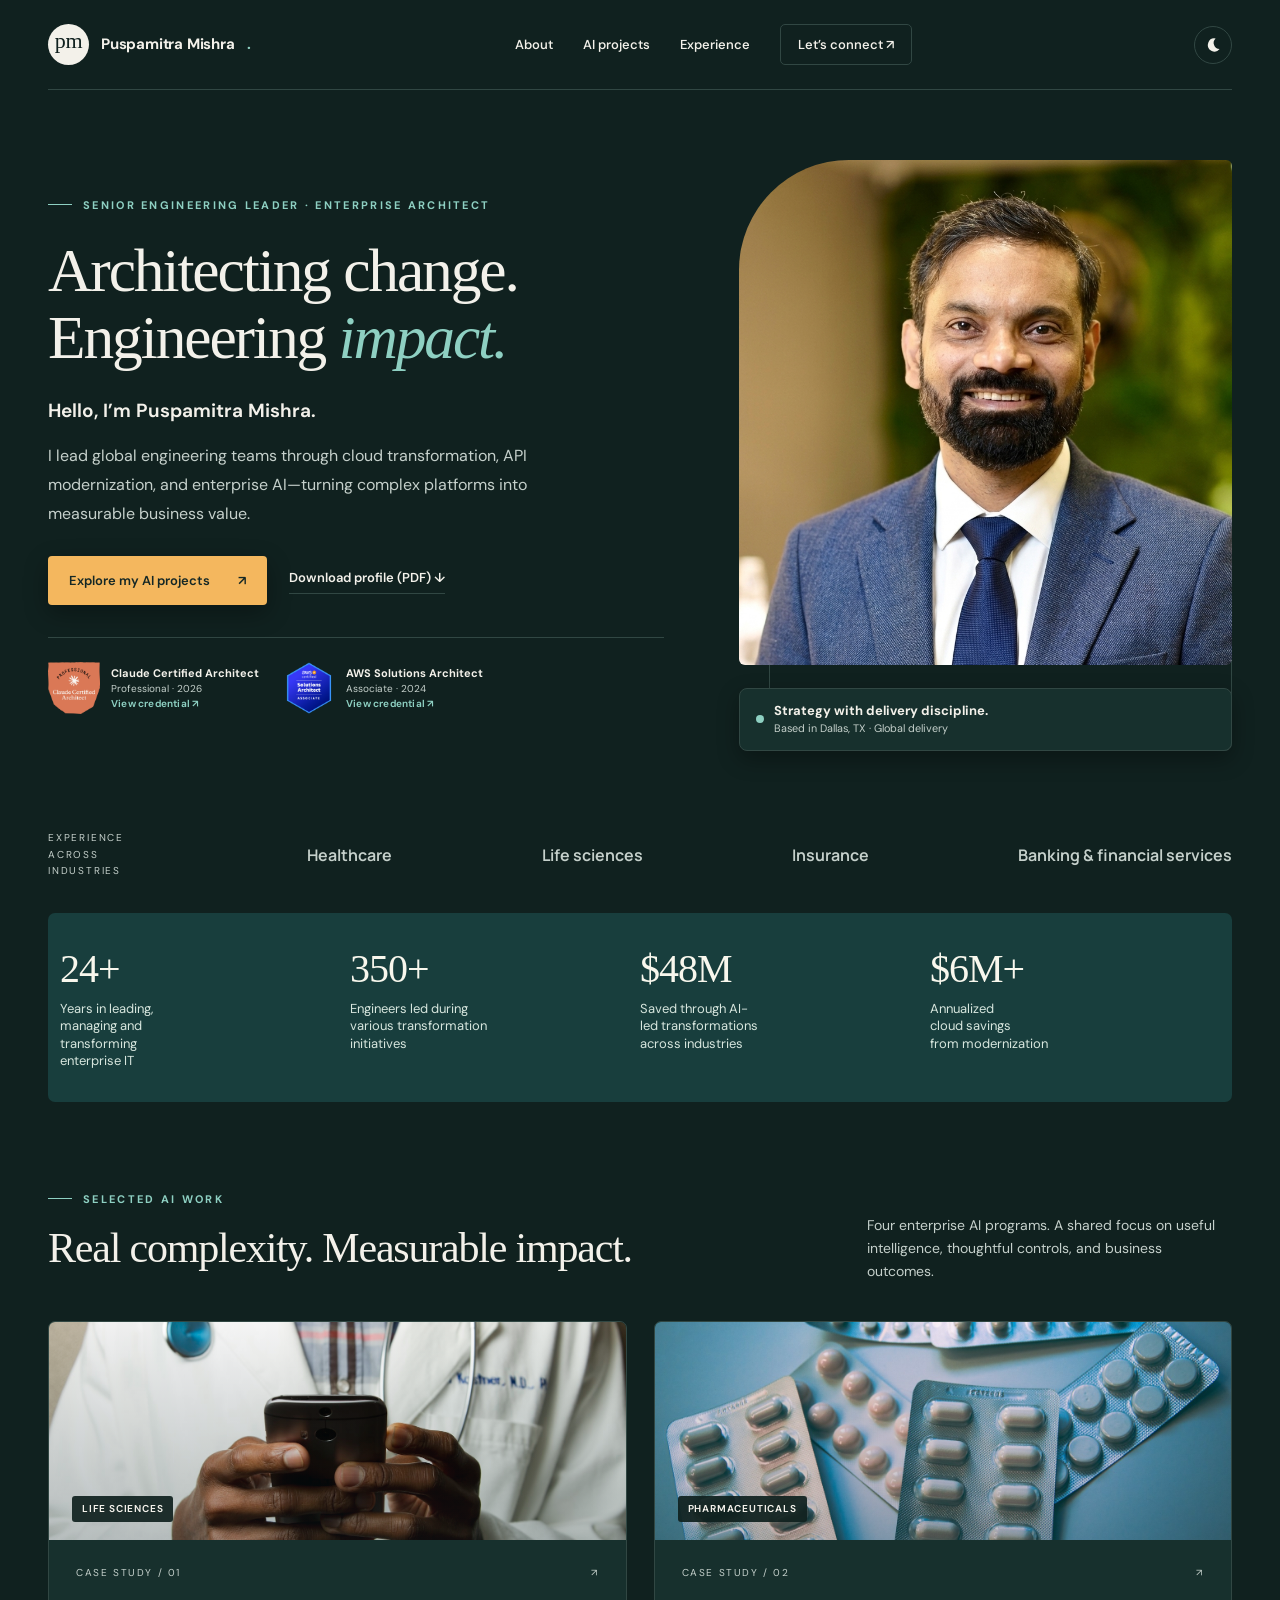
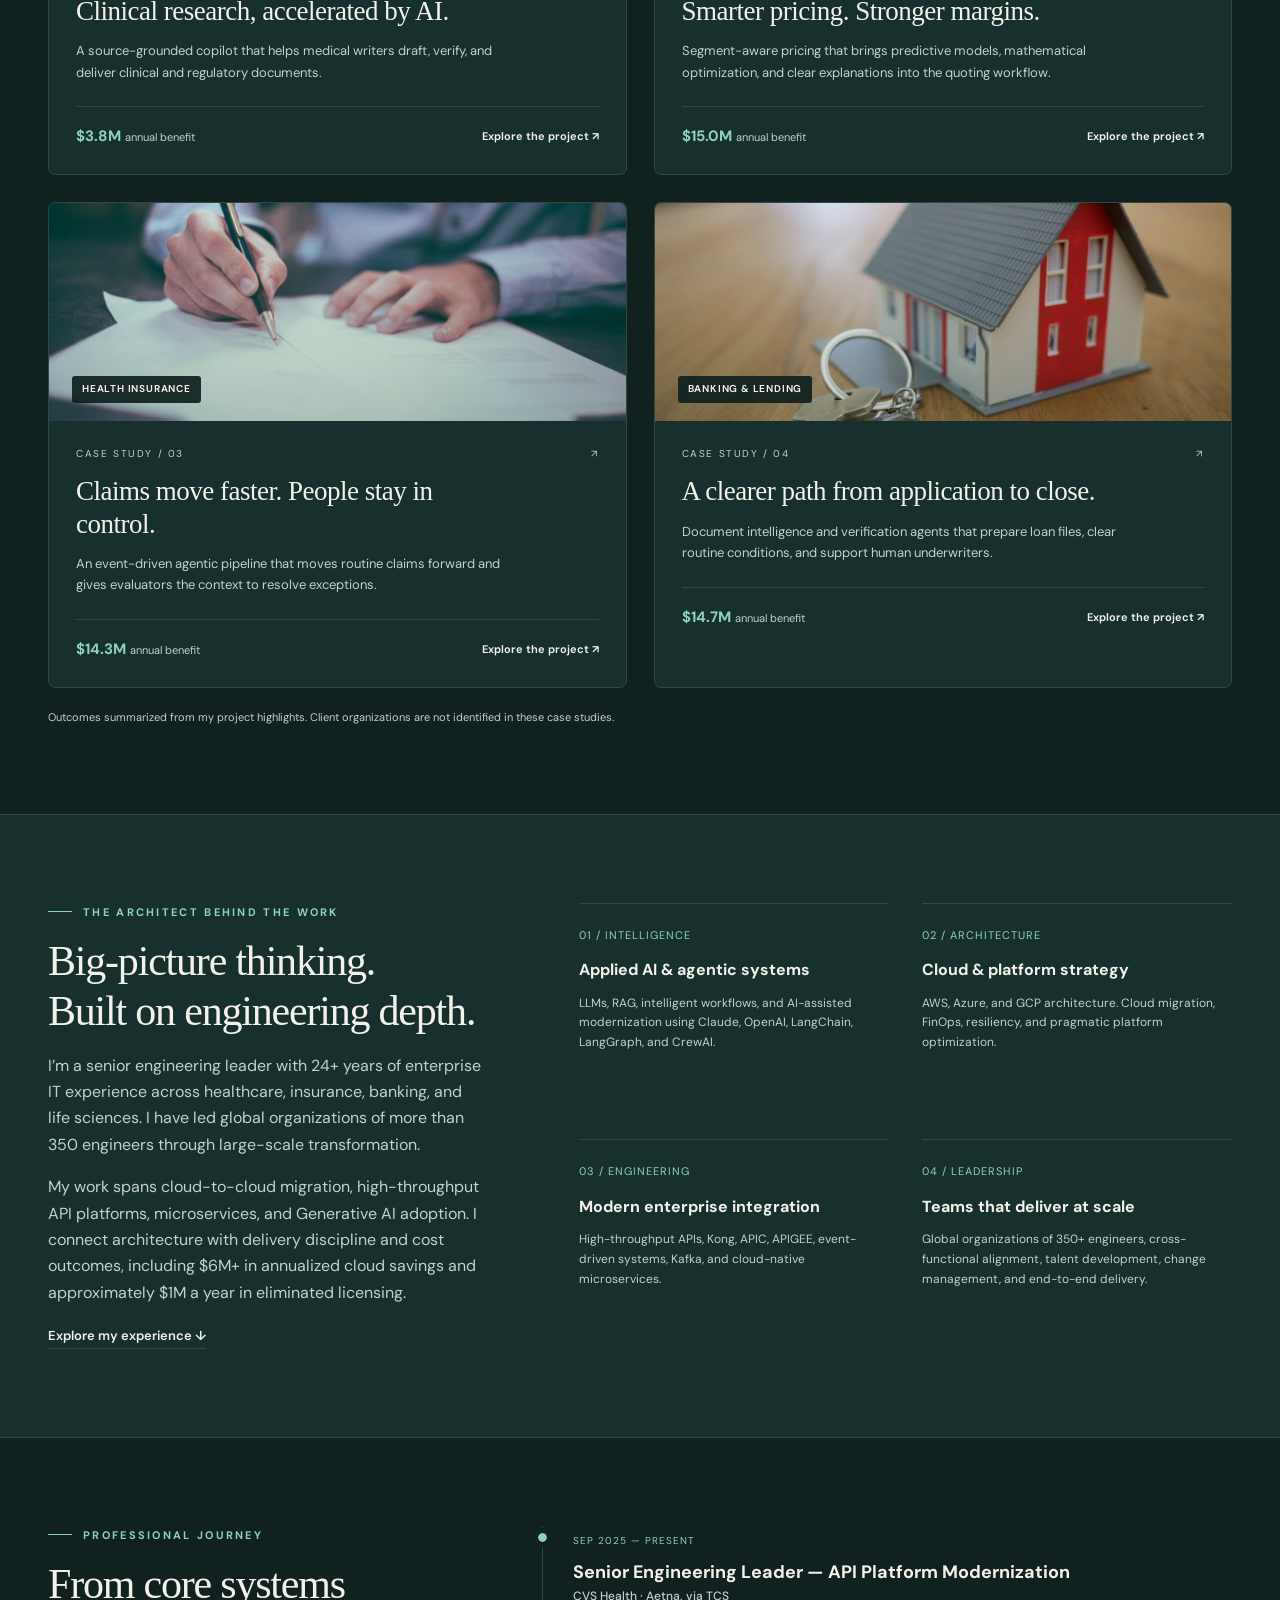
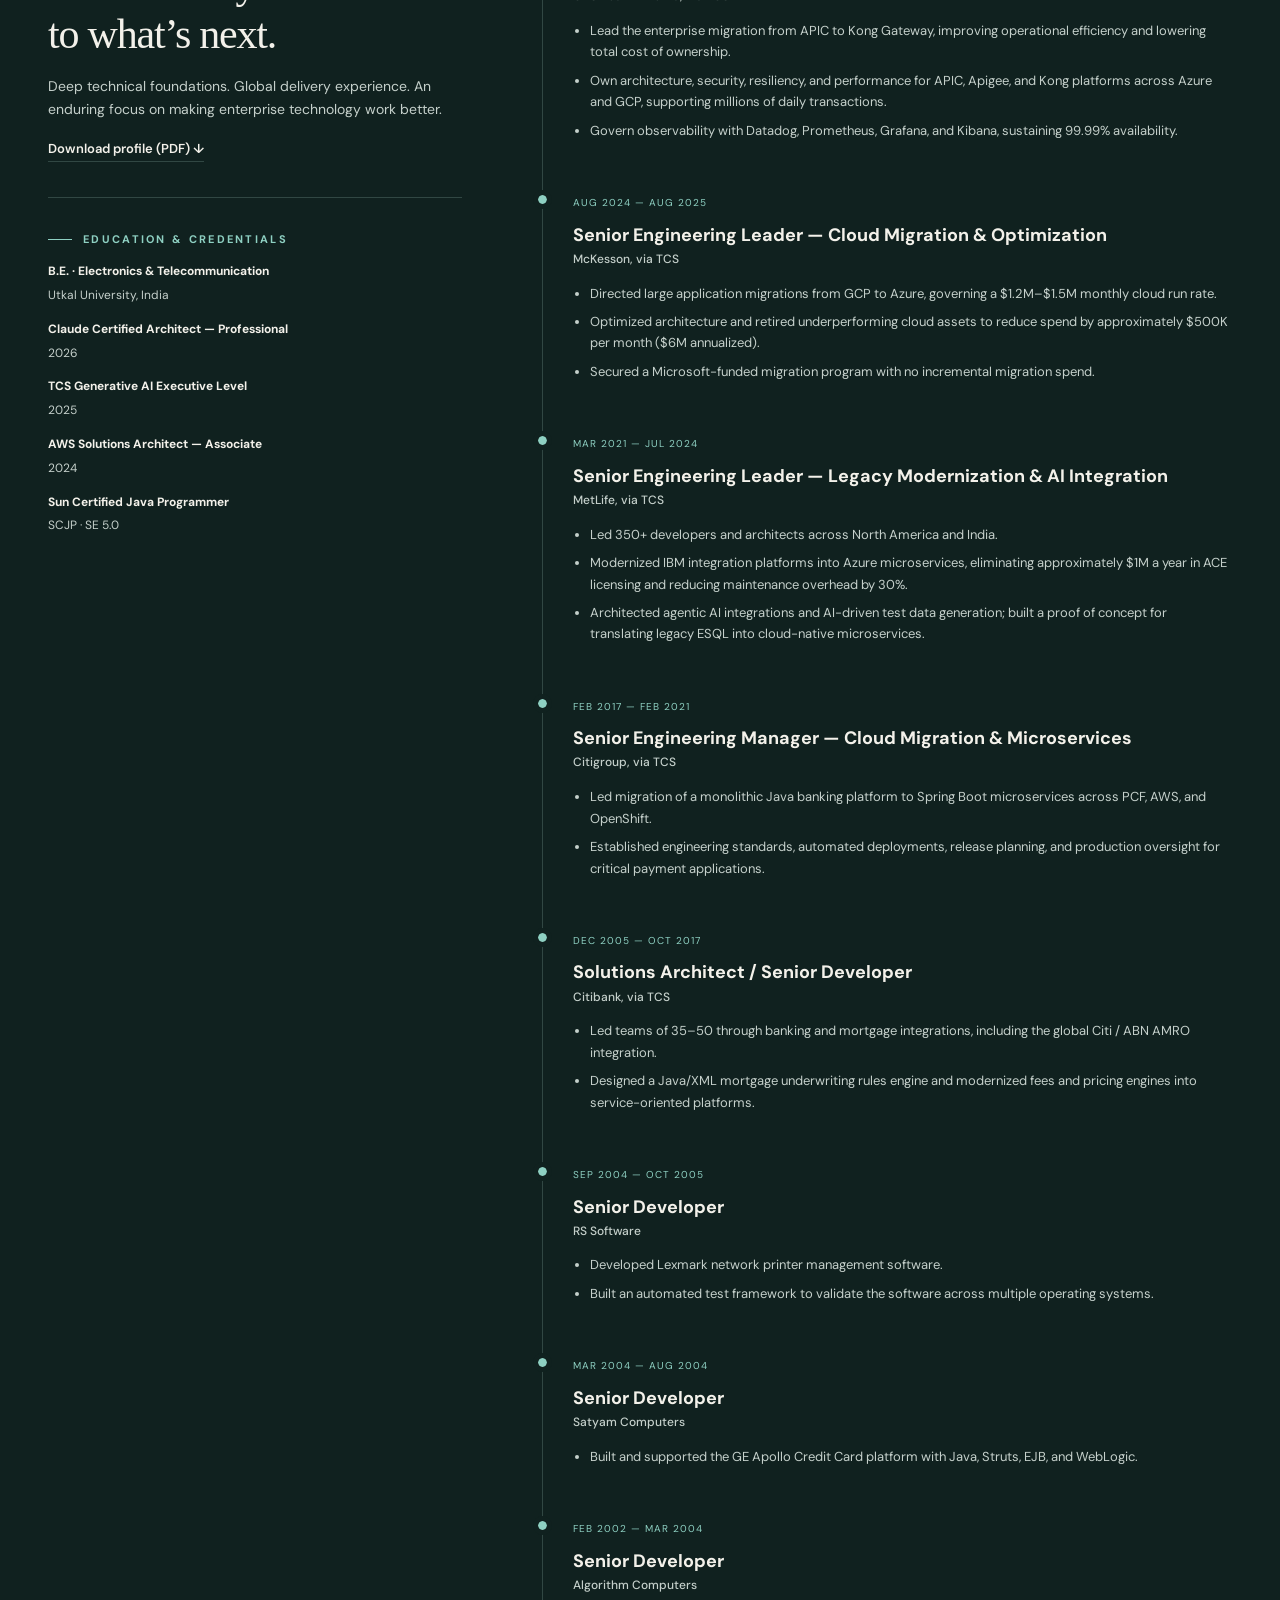
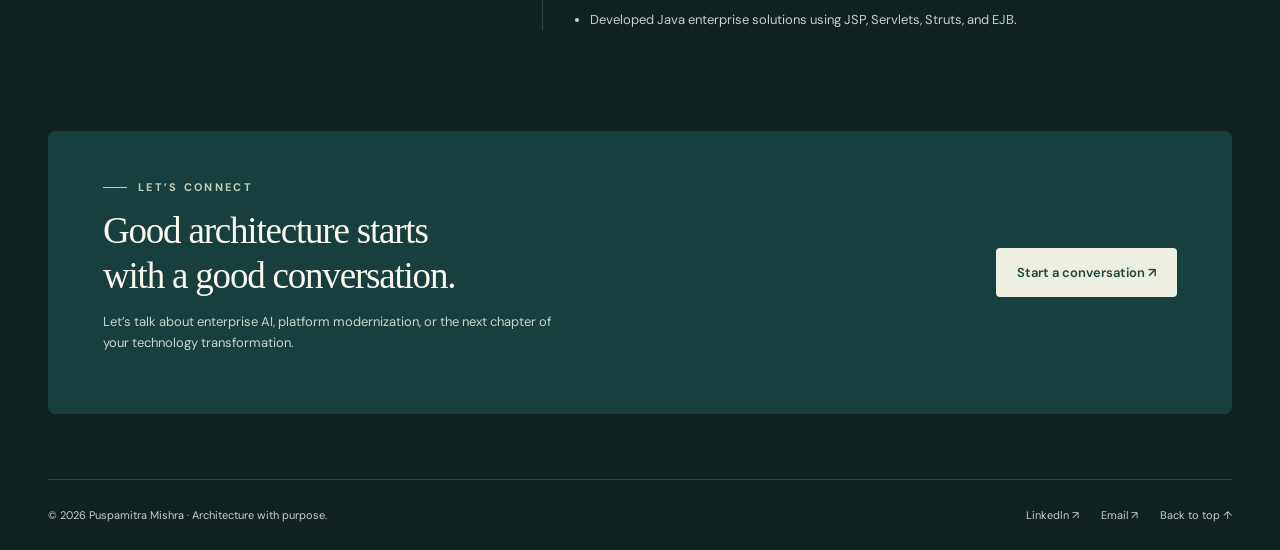
<file: site/index.html>
<!doctype html><html lang="en"><head><meta charset="utf-8"><meta name="viewport" content="width=device-width, initial-scale=1"><title>Senior Engineering Leader | Puspamitra Mishra</title><meta name="description" content="Puspamitra Mishra — senior engineering leader specializing in cloud transformation, API platforms, enterprise AI, and global delivery across 24+ years in enterprise IT."><meta name="theme-color" content="#10211f"><meta property="og:title" content="Senior Engineering Leader"><meta property="og:description" content="Puspamitra Mishra — senior engineering leader specializing in cloud transformation, API platforms, enterprise AI, and global delivery across 24+ years in enterprise IT."><meta property="og:type" content="website"><link rel="icon" href="assets/favicon.svg" type="image/svg+xml"><link rel="stylesheet" href="styles.css"><script>try{document.documentElement.dataset.theme=localStorage.getItem('theme')==='day'?'day':'night'}catch(e){document.documentElement.dataset.theme='night'}</script><script src="script.js" defer></script></head><body><a class="skip" href="#main">Skip to content</a><div class="wrap"><header class="header"><a class="brand" href="index.html" aria-label="Puspamitra Mishra home"><span class="monogram">pm<span class="sr-only"></span></span>Puspamitra Mishra<span style="color:var(--teal)">.</span></a><nav class="nav" id="navigation" aria-label="Main navigation"><a href="index.html#about">About</a><a href="index.html#projects">AI projects</a><a href="index.html#experience">Experience</a><a class="nav-contact" href="index.html#contact">Let’s connect ↗</a></nav><div class="header-actions"><button class="menu" aria-expanded="false" aria-controls="navigation">Menu ☰</button><button class="theme-toggle" type="button" aria-pressed="true" aria-label="Switch to day mode" title="Switch to day mode"><span class="theme-icon theme-icon-moon" aria-hidden="true"><svg viewBox="0 0 24 24"><path d="M15.5 3.2a8.8 8.8 0 1 0 5.3 14.2A8.2 8.2 0 0 1 15.5 3.2z"/></svg></span><span class="theme-icon theme-icon-sun" aria-hidden="true"><svg viewBox="0 0 24 24"><circle cx="12" cy="12" r="4"/><path d="M12 2.5v2.2M12 19.3v2.2M2.5 12h2.2M19.3 12h2.2M5.1 5.1l1.6 1.6M17.3 17.3l1.6 1.6M18.9 5.1l-1.6 1.6M6.7 17.3l-1.6 1.6"/></svg></span></button></div></header></div><main id="main"><div class="wrap"><section class="hero" aria-labelledby="hero-title"><div><div class="eyebrow">Senior Engineering Leader · Enterprise Architect</div><h1 id="hero-title">Architecting change.<br>Engineering <em>impact.</em></h1><p class="intro-name">Hello, I’m Puspamitra Mishra.</p><p class="hero-description">I lead global engineering teams through cloud transformation, API modernization, and enterprise AI—turning complex platforms into measurable business value.</p><div class="actions"><a class="button" href="#projects">Explore my AI projects <span aria-hidden="true">↗</span></a><a class="text-link" href="assets/puspamitra-mishra-profile.pdf" download="Puspamitra-Mishra-Profile.pdf" type="application/pdf" aria-label="Download profile (PDF, 3 pages)">Download profile (PDF) ↓</a></div><div class="certs" aria-label="Professional certifications"><a class="cert" href="https://www.credly.com/badges/764b629f-2a50-4570-b988-5cd7cc30ea04" target="_blank" rel="noopener noreferrer"><img src="assets/claude-certified.png" width="52" height="54" alt="Claude Certified Architect Professional badge"><div><strong>Claude Certified Architect</strong>Professional · 2026 <span class="cert-link">View credential ↗</span></div></a><a class="cert" href="https://www.credly.com/badges/07dc9b54-49b2-461e-a9d6-54759287af67/public_url" target="_blank" rel="noopener noreferrer"><img src="assets/aws-certified.png" width="52" height="54" alt="AWS Certified Solutions Architect Associate badge"><div><strong>AWS Solutions Architect</strong>Associate · 2024 <span class="cert-link">View credential ↗</span></div></a></div></div><div class="portrait-frame"><img class="portrait" src="assets/portrait.png" width="842" height="1008" alt="Puspamitra Mishra in a blue suit" fetchpriority="high"><div class="portrait-note"><span class="status-dot" aria-hidden="true"></span><div><strong>Strategy with delivery discipline.</strong><small>Based in Dallas, TX · Global delivery</small></div></div></div></section><div class="industries"><span>Experience across industries</span><b>Healthcare</b><b>Life sciences</b><b>Insurance</b><b>Banking & financial services</b></div><div class="metrics "><div class="metric"><strong>24+</strong><span>Years in leading, managing and transforming enterprise IT</span></div><div class="metric"><strong>350+</strong><span>Engineers led during various transformation initiatives</span></div><div class="metric"><strong>$48M</strong><span>Saved through AI-led transformations across industries</span></div><div class="metric"><strong>$6M+</strong><span>Annualized cloud savings from modernization</span></div></div><section class="section" id="projects"><div class="section-head"><div><div class="eyebrow">Selected AI work</div><h2>Real complexity. Measurable impact.</h2></div><p>Four enterprise AI programs. A shared focus on useful intelligence, thoughtful controls, and business outcomes.</p></div><div class="project-grid"><a class="project-card" href="projects/clinical-document-intelligence.html"><div class="card-image"><img src="assets/clinical.jpg" alt="Clinical professionals reviewing information" width="1400" height="900" loading="lazy"><span class="image-label">Life sciences</span></div><div class="card-body"><div class="card-top"><span>Case study / 01</span><span aria-hidden="true">↗</span></div><h3>Clinical research, accelerated by AI.</h3><p>A source-grounded copilot that helps medical writers draft, verify, and deliver clinical and regulatory documents.</p><div class="card-bottom"><strong>$3.8M <small>annual benefit</small></strong><span>Explore the project <span aria-hidden="true">↗</span></span></div></div></a><a class="project-card" href="projects/ai-pharmaceutical-pricing.html"><div class="card-image"><img src="assets/pricing.jpg" alt="Pharmaceutical products and medication" width="1400" height="900" loading="lazy"><span class="image-label">Pharmaceuticals</span></div><div class="card-body"><div class="card-top"><span>Case study / 02</span><span aria-hidden="true">↗</span></div><h3>Smarter pricing. Stronger margins.</h3><p>Segment-aware pricing that brings predictive models, mathematical optimization, and clear explanations into the quoting workflow.</p><div class="card-bottom"><strong>$15.0M <small>annual benefit</small></strong><span>Explore the project <span aria-hidden="true">↗</span></span></div></div></a><a class="project-card" href="projects/agentic-claims-processing.html"><div class="card-image"><img src="assets/claims.jpg" alt="Professionals reviewing documents at a desk" width="1400" height="900" loading="lazy"><span class="image-label">Health insurance</span></div><div class="card-body"><div class="card-top"><span>Case study / 03</span><span aria-hidden="true">↗</span></div><h3>Claims move faster. People stay in control.</h3><p>An event-driven agentic pipeline that moves routine claims forward and gives evaluators the context to resolve exceptions.</p><div class="card-bottom"><strong>$14.3M <small>annual benefit</small></strong><span>Explore the project <span aria-hidden="true">↗</span></span></div></div></a><a class="project-card" href="projects/ai-mortgage-underwriting.html"><div class="card-image"><img src="assets/mortgage.jpg" alt="Residential home and mortgage-related imagery" width="1400" height="900" loading="lazy"><span class="image-label">Banking & lending</span></div><div class="card-body"><div class="card-top"><span>Case study / 04</span><span aria-hidden="true">↗</span></div><h3>A clearer path from application to close.</h3><p>Document intelligence and verification agents that prepare loan files, clear routine conditions, and support human underwriters.</p><div class="card-bottom"><strong>$14.7M <small>annual benefit</small></strong><span>Explore the project <span aria-hidden="true">↗</span></span></div></div></a></div><p class="project-note">Outcomes summarized from my project highlights. Client organizations are not identified in these case studies.</p></section></div><section class="about-section" id="about"><div class="section wrap about-grid"><div class="about-copy"><div class="eyebrow">The architect behind the work</div><h2>Big-picture thinking.<br>Built on engineering depth.</h2><p>I’m a senior engineering leader with 24+ years of enterprise IT experience across healthcare, insurance, banking, and life sciences. I have led global organizations of more than 350 engineers through large-scale transformation.</p><p>My work spans cloud-to-cloud migration, high-throughput API platforms, microservices, and Generative AI adoption. I connect architecture with delivery discipline and cost outcomes, including $6M+ in annualized cloud savings and approximately $1M a year in eliminated licensing.</p><a class="text-link" href="#experience">Explore my experience ↓</a></div><div class="expertise"><article><span class="number">01 / INTELLIGENCE</span><h3>Applied AI & agentic systems</h3><p>LLMs, RAG, intelligent workflows, and AI-assisted modernization using Claude, OpenAI, LangChain, LangGraph, and CrewAI.</p></article><article><span class="number">02 / ARCHITECTURE</span><h3>Cloud & platform strategy</h3><p>AWS, Azure, and GCP architecture. Cloud migration, FinOps, resiliency, and pragmatic platform optimization.</p></article><article><span class="number">03 / ENGINEERING</span><h3>Modern enterprise integration</h3><p>High-throughput APIs, Kong, APIC, APIGEE, event-driven systems, Kafka, and cloud-native microservices.</p></article><article><span class="number">04 / LEADERSHIP</span><h3>Teams that deliver at scale</h3><p>Global organizations of 350+ engineers, cross-functional alignment, talent development, change management, and end-to-end delivery.</p></article></div></div></section><section class="section wrap experience-grid" id="experience"><div class="experience-intro"><div class="eyebrow">Professional journey</div><h2>From core systems<br>to what’s next.</h2><p>Deep technical foundations. Global delivery experience. An enduring focus on making enterprise technology work better.</p><a class="text-link" href="assets/puspamitra-mishra-profile.pdf" download="Puspamitra-Mishra-Profile.pdf" type="application/pdf" aria-label="Download profile (PDF, 3 pages)">Download profile (PDF) ↓</a><div class="credentials"><div class="eyebrow">Education & credentials</div><strong>B.E. · Electronics & Telecommunication</strong><p>Utkal University, India</p><strong>Claude Certified Architect — Professional</strong><p>2026</p><strong>TCS Generative AI Executive Level</strong><p>2025</p><strong>AWS Solutions Architect — Associate</strong><p>2024</p><strong>Sun Certified Java Programmer</strong><p>SCJP · SE 5.0</p></div></div><div class="timeline"><article><time>Sep 2025 — Present</time><h3>Senior Engineering Leader — API Platform Modernization</h3><h4>CVS Health · Aetna, via TCS</h4><ul><li>Lead the enterprise migration from APIC to Kong Gateway, improving operational efficiency and lowering total cost of ownership.</li><li>Own architecture, security, resiliency, and performance for APIC, Apigee, and Kong platforms across Azure and GCP, supporting millions of daily transactions.</li><li>Govern observability with Datadog, Prometheus, Grafana, and Kibana, sustaining 99.99% availability.</li></ul></article><article><time>Aug 2024 — Aug 2025</time><h3>Senior Engineering Leader — Cloud Migration & Optimization</h3><h4>McKesson, via TCS</h4><ul><li>Directed large application migrations from GCP to Azure, governing a $1.2M–$1.5M monthly cloud run rate.</li><li>Optimized architecture and retired underperforming cloud assets to reduce spend by approximately $500K per month ($6M annualized).</li><li>Secured a Microsoft-funded migration program with no incremental migration spend.</li></ul></article><article><time>Mar 2021 — Jul 2024</time><h3>Senior Engineering Leader — Legacy Modernization & AI Integration</h3><h4>MetLife, via TCS</h4><ul><li>Led 350+ developers and architects across North America and India.</li><li>Modernized IBM integration platforms into Azure microservices, eliminating approximately $1M a year in ACE licensing and reducing maintenance overhead by 30%.</li><li>Architected agentic AI integrations and AI-driven test data generation; built a proof of concept for translating legacy ESQL into cloud-native microservices.</li></ul></article><article><time>Feb 2017 — Feb 2021</time><h3>Senior Engineering Manager — Cloud Migration & Microservices</h3><h4>Citigroup, via TCS</h4><ul><li>Led migration of a monolithic Java banking platform to Spring Boot microservices across PCF, AWS, and OpenShift.</li><li>Established engineering standards, automated deployments, release planning, and production oversight for critical payment applications.</li></ul></article><article><time>Dec 2005 — Oct 2017</time><h3>Solutions Architect / Senior Developer</h3><h4>Citibank, via TCS</h4><ul><li>Led teams of 35–50 through banking and mortgage integrations, including the global Citi / ABN AMRO integration.</li><li>Designed a Java/XML mortgage underwriting rules engine and modernized fees and pricing engines into service-oriented platforms.</li></ul></article><article><time>Sep 2004 — Oct 2005</time><h3>Senior Developer</h3><h4>RS Software</h4><ul><li>Developed Lexmark network printer management software.</li><li>Built an automated test framework to validate the software across multiple operating systems.</li></ul></article><article><time>Mar 2004 — Aug 2004</time><h3>Senior Developer</h3><h4>Satyam Computers</h4><ul><li>Built and supported the GE Apollo Credit Card platform with Java, Struts, EJB, and WebLogic.</li></ul></article><article><time>Feb 2002 — Mar 2004</time><h3>Senior Developer</h3><h4>Algorithm Computers</h4><ul><li>Developed Java enterprise solutions using JSP, Servlets, Struts, and EJB.</li></ul></article></div></section><section class="contact wrap" id="contact"><div><div class="eyebrow">Let’s connect</div><h2>Good architecture starts<br>with a good conversation.</h2><p>Let’s talk about enterprise AI, platform modernization, or the next chapter of your technology transformation.</p></div><a class="button" href="mailto:puspamitra.mishra@gmail.com">Start a conversation ↗</a></section></main><footer class="footer wrap"><span>© 2026 Puspamitra Mishra · Architecture with purpose.</span><div class="footer-links"><a href="https://www.linkedin.com/in/puspamitra-mishra-6b186b29/">LinkedIn ↗</a><a href="mailto:puspamitra.mishra@gmail.com">Email ↗</a><a href="#main">Back to top ↑</a></div></footer></body></html>
</file>
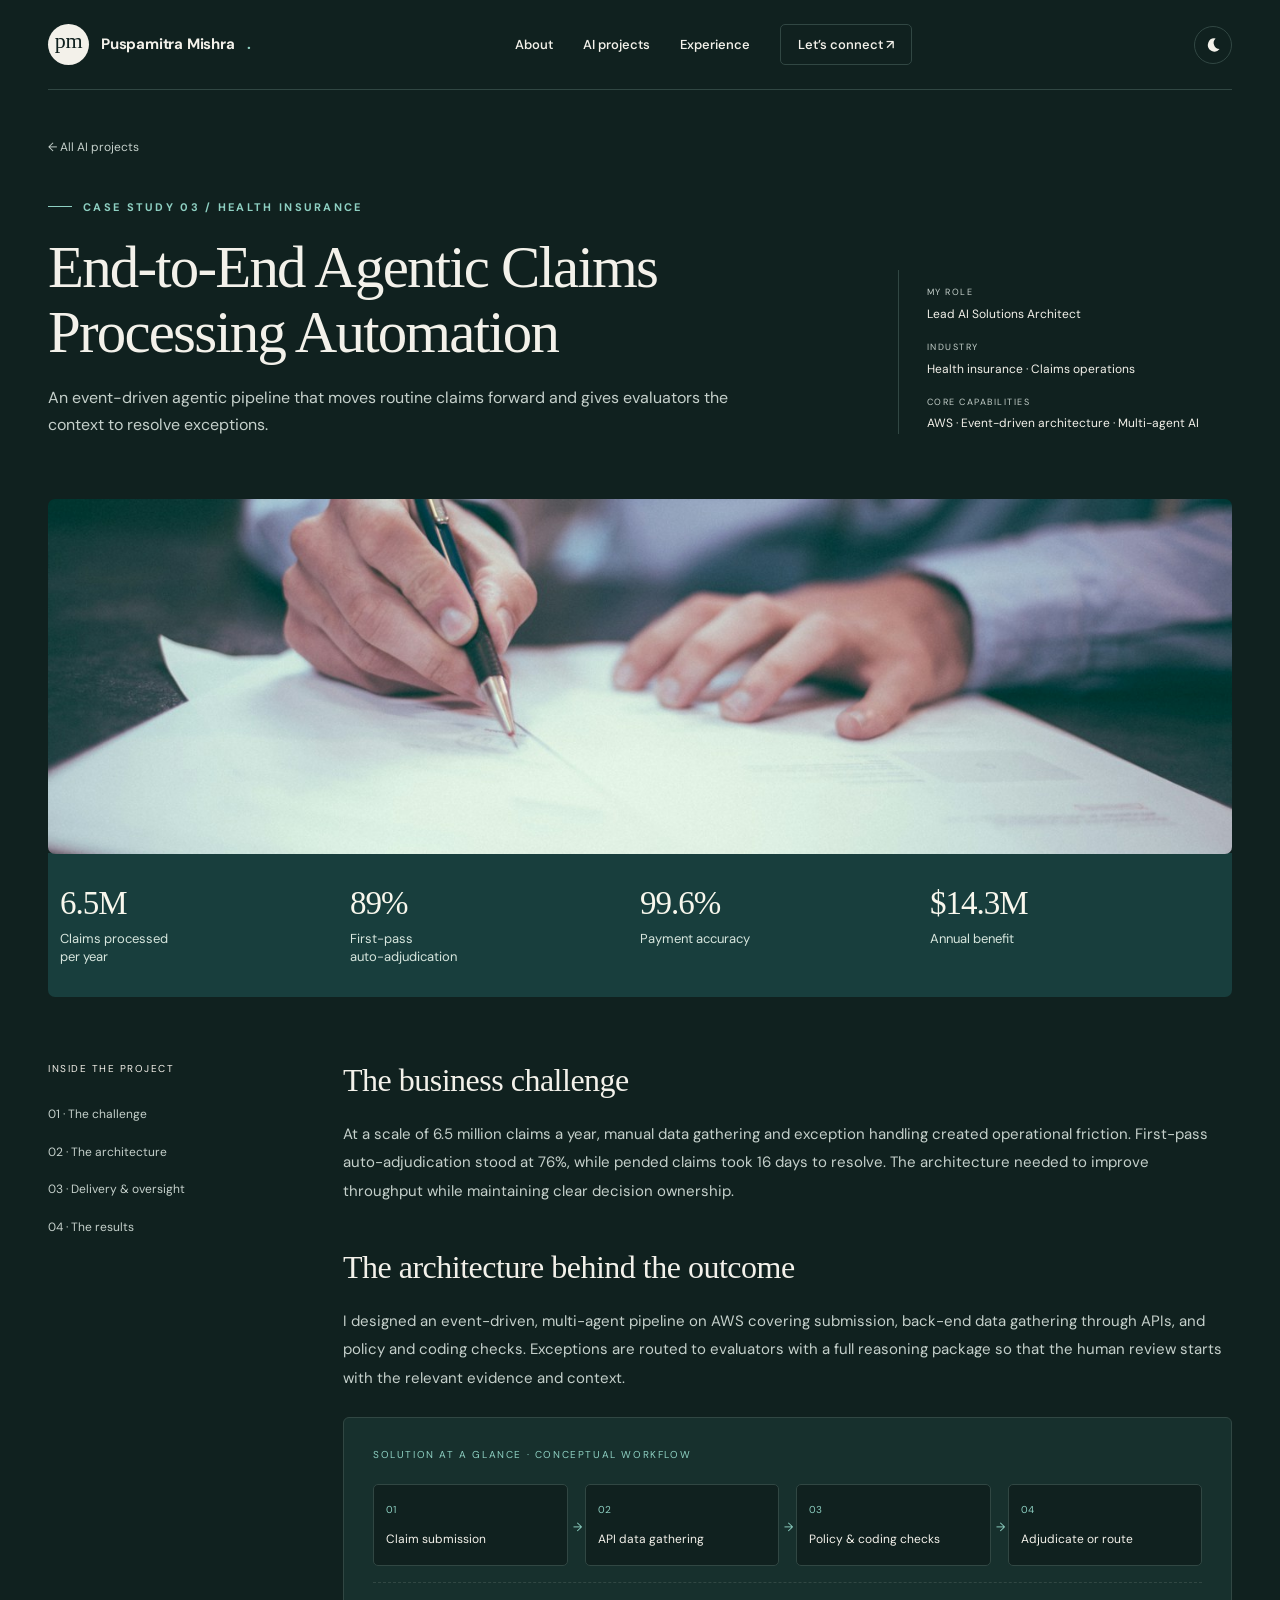
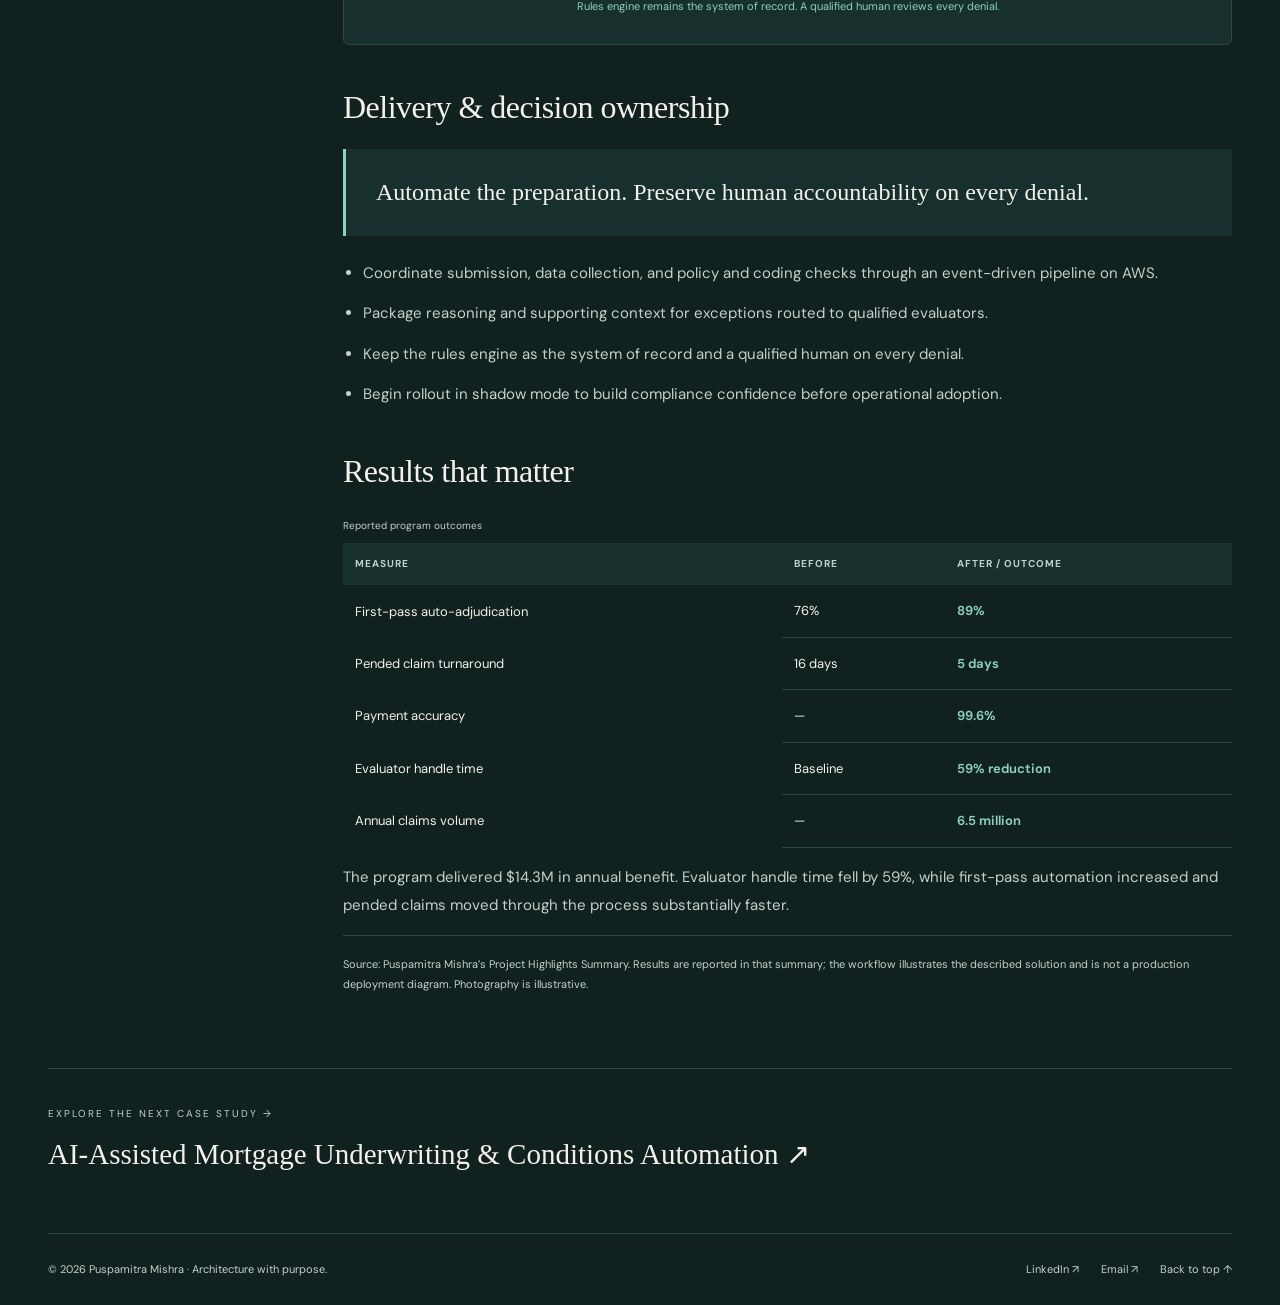
<file: site/projects/agentic-claims-processing.html>
<!doctype html><html lang="en"><head><meta charset="utf-8"><meta name="viewport" content="width=device-width, initial-scale=1"><title>End-to-End Agentic Claims Processing Automation | Puspamitra Mishra</title><meta name="description" content="An event-driven agentic pipeline that moves routine claims forward and gives evaluators the context to resolve exceptions."><meta name="theme-color" content="#10211f"><meta property="og:title" content="End-to-End Agentic Claims Processing Automation"><meta property="og:description" content="An event-driven agentic pipeline that moves routine claims forward and gives evaluators the context to resolve exceptions."><meta property="og:type" content="website"><link rel="icon" href="../assets/favicon.svg" type="image/svg+xml"><link rel="stylesheet" href="../styles.css"><script>try{document.documentElement.dataset.theme=localStorage.getItem('theme')==='day'?'day':'night'}catch(e){document.documentElement.dataset.theme='night'}</script><script src="../script.js" defer></script></head><body><a class="skip" href="#main">Skip to content</a><div class="wrap"><header class="header"><a class="brand" href="../index.html" aria-label="Puspamitra Mishra home"><span class="monogram">pm<span class="sr-only"></span></span>Puspamitra Mishra<span style="color:var(--teal)">.</span></a><nav class="nav" id="navigation" aria-label="Main navigation"><a href="../index.html#about">About</a><a href="../index.html#projects">AI projects</a><a href="../index.html#experience">Experience</a><a class="nav-contact" href="../index.html#contact">Let’s connect ↗</a></nav><div class="header-actions"><button class="menu" aria-expanded="false" aria-controls="navigation">Menu ☰</button><button class="theme-toggle" type="button" aria-pressed="true" aria-label="Switch to day mode" title="Switch to day mode"><span class="theme-icon theme-icon-moon" aria-hidden="true"><svg viewBox="0 0 24 24"><path d="M15.5 3.2a8.8 8.8 0 1 0 5.3 14.2A8.2 8.2 0 0 1 15.5 3.2z"/></svg></span><span class="theme-icon theme-icon-sun" aria-hidden="true"><svg viewBox="0 0 24 24"><circle cx="12" cy="12" r="4"/><path d="M12 2.5v2.2M12 19.3v2.2M2.5 12h2.2M19.3 12h2.2M5.1 5.1l1.6 1.6M17.3 17.3l1.6 1.6M18.9 5.1l-1.6 1.6M6.7 17.3l-1.6 1.6"/></svg></span></button></div></header></div><main id="main" class="wrap"><section class="case-hero"><a class="back" href="../index.html#projects">← All AI projects</a><div class="case-title-grid"><div><div class="eyebrow">Case study 03 / Health insurance</div><h1>End-to-End Agentic Claims Processing Automation</h1><p>An event-driven agentic pipeline that moves routine claims forward and gives evaluators the context to resolve exceptions.</p></div><dl class="case-meta"><div><dt>My role</dt><dd>Lead AI Solutions Architect</dd></div><div><dt>Industry</dt><dd>Health insurance · Claims operations</dd></div><div><dt>Core capabilities</dt><dd>AWS · Event-driven architecture · Multi-agent AI</dd></div></dl></div></section><img class="case-cover" src="../assets/claims.jpg" alt="Professionals reviewing documents at a desk" width="1400" height="900" fetchpriority="high"><div class="metrics case-metrics"><div class="metric"><strong>6.5M</strong><span>Claims processed per year</span></div><div class="metric"><strong>89%</strong><span>First-pass auto-adjudication</span></div><div class="metric"><strong>99.6%</strong><span>Payment accuracy</span></div><div class="metric"><strong>$14.3M</strong><span>Annual benefit</span></div></div><div class="article-layout"><aside class="article-nav" aria-label="On this page"><p>Inside the project</p><a href="#challenge">01 · The challenge</a><a href="#approach">02 · The architecture</a><a href="#oversight">03 · Delivery & oversight</a><a href="#results">04 · The results</a></aside><article class="case-content"><section id="challenge"><h2>The business challenge</h2><p>At a scale of 6.5 million claims a year, manual data gathering and exception handling created operational friction. First-pass auto-adjudication stood at 76%, while pended claims took 16 days to resolve. The architecture needed to improve throughput while maintaining clear decision ownership.</p></section><section id="approach"><h2>The architecture behind the outcome</h2><p>I designed an event-driven, multi-agent pipeline on AWS covering submission, back-end data gathering through APIs, and policy and coding checks. Exceptions are routed to evaluators with a full reasoning package so that the human review starts with the relevant evidence and context.</p><div class="flow" role="group" aria-label="Conceptual project workflow"><div class="flow-caption">Solution at a glance · Conceptual workflow</div><div class="flow-steps"><div class="flow-step"><span>01</span>Claim submission</div><div class="flow-step"><span>02</span>API data gathering</div><div class="flow-step"><span>03</span>Policy & coding checks</div><div class="flow-step"><span>04</span>Adjudicate or route</div></div><div class="human-control">Rules engine remains the system of record. A qualified human reviews every denial.</div></div></section><section id="oversight"><h2>Delivery & decision ownership</h2><div class="quote">Automate the preparation. Preserve human accountability on every denial.</div><ul><li>Coordinate submission, data collection, and policy and coding checks through an event-driven pipeline on AWS.</li><li>Package reasoning and supporting context for exceptions routed to qualified evaluators.</li><li>Keep the rules engine as the system of record and a qualified human on every denial.</li><li>Begin rollout in shadow mode to build compliance confidence before operational adoption.</li></ul></section><section id="results"><h2>Results that matter</h2><table class="results-table"><caption class="photo-credit" style="text-align:left">Reported program outcomes</caption><thead><tr><th scope="col">Measure</th><th scope="col">Before</th><th scope="col">After / outcome</th></tr></thead><tbody><tr><th scope="row" style="font-size:inherit;letter-spacing:normal;text-transform:none;background:transparent;font-weight:400;color:var(--ink)">First-pass auto-adjudication</th><td>76%</td><td>89%</td></tr><tr><th scope="row" style="font-size:inherit;letter-spacing:normal;text-transform:none;background:transparent;font-weight:400;color:var(--ink)">Pended claim turnaround</th><td>16 days</td><td>5 days</td></tr><tr><th scope="row" style="font-size:inherit;letter-spacing:normal;text-transform:none;background:transparent;font-weight:400;color:var(--ink)">Payment accuracy</th><td>—</td><td>99.6%</td></tr><tr><th scope="row" style="font-size:inherit;letter-spacing:normal;text-transform:none;background:transparent;font-weight:400;color:var(--ink)">Evaluator handle time</th><td>Baseline</td><td>59% reduction</td></tr><tr><th scope="row" style="font-size:inherit;letter-spacing:normal;text-transform:none;background:transparent;font-weight:400;color:var(--ink)">Annual claims volume</th><td>—</td><td>6.5 million</td></tr></tbody></table><p>The program delivered $14.3M in annual benefit. Evaluator handle time fell by 59%, while first-pass automation increased and pended claims moved through the process substantially faster.</p><p class="case-footer-note">Source: Puspamitra Mishra’s Project Highlights Summary. Results are reported in that summary; the workflow illustrates the described solution and is not a production deployment diagram. Photography is illustrative.</p></section></article></div><a class="next-project" href="ai-mortgage-underwriting.html"><small>Explore the next case study →</small><strong>AI-Assisted Mortgage Underwriting & Conditions Automation ↗</strong></a></main><footer class="footer wrap"><span>© 2026 Puspamitra Mishra · Architecture with purpose.</span><div class="footer-links"><a href="https://www.linkedin.com/in/puspamitra-mishra-6b186b29/">LinkedIn ↗</a><a href="mailto:puspamitra.mishra@gmail.com">Email ↗</a><a href="#main">Back to top ↑</a></div></footer></body></html>
</file>
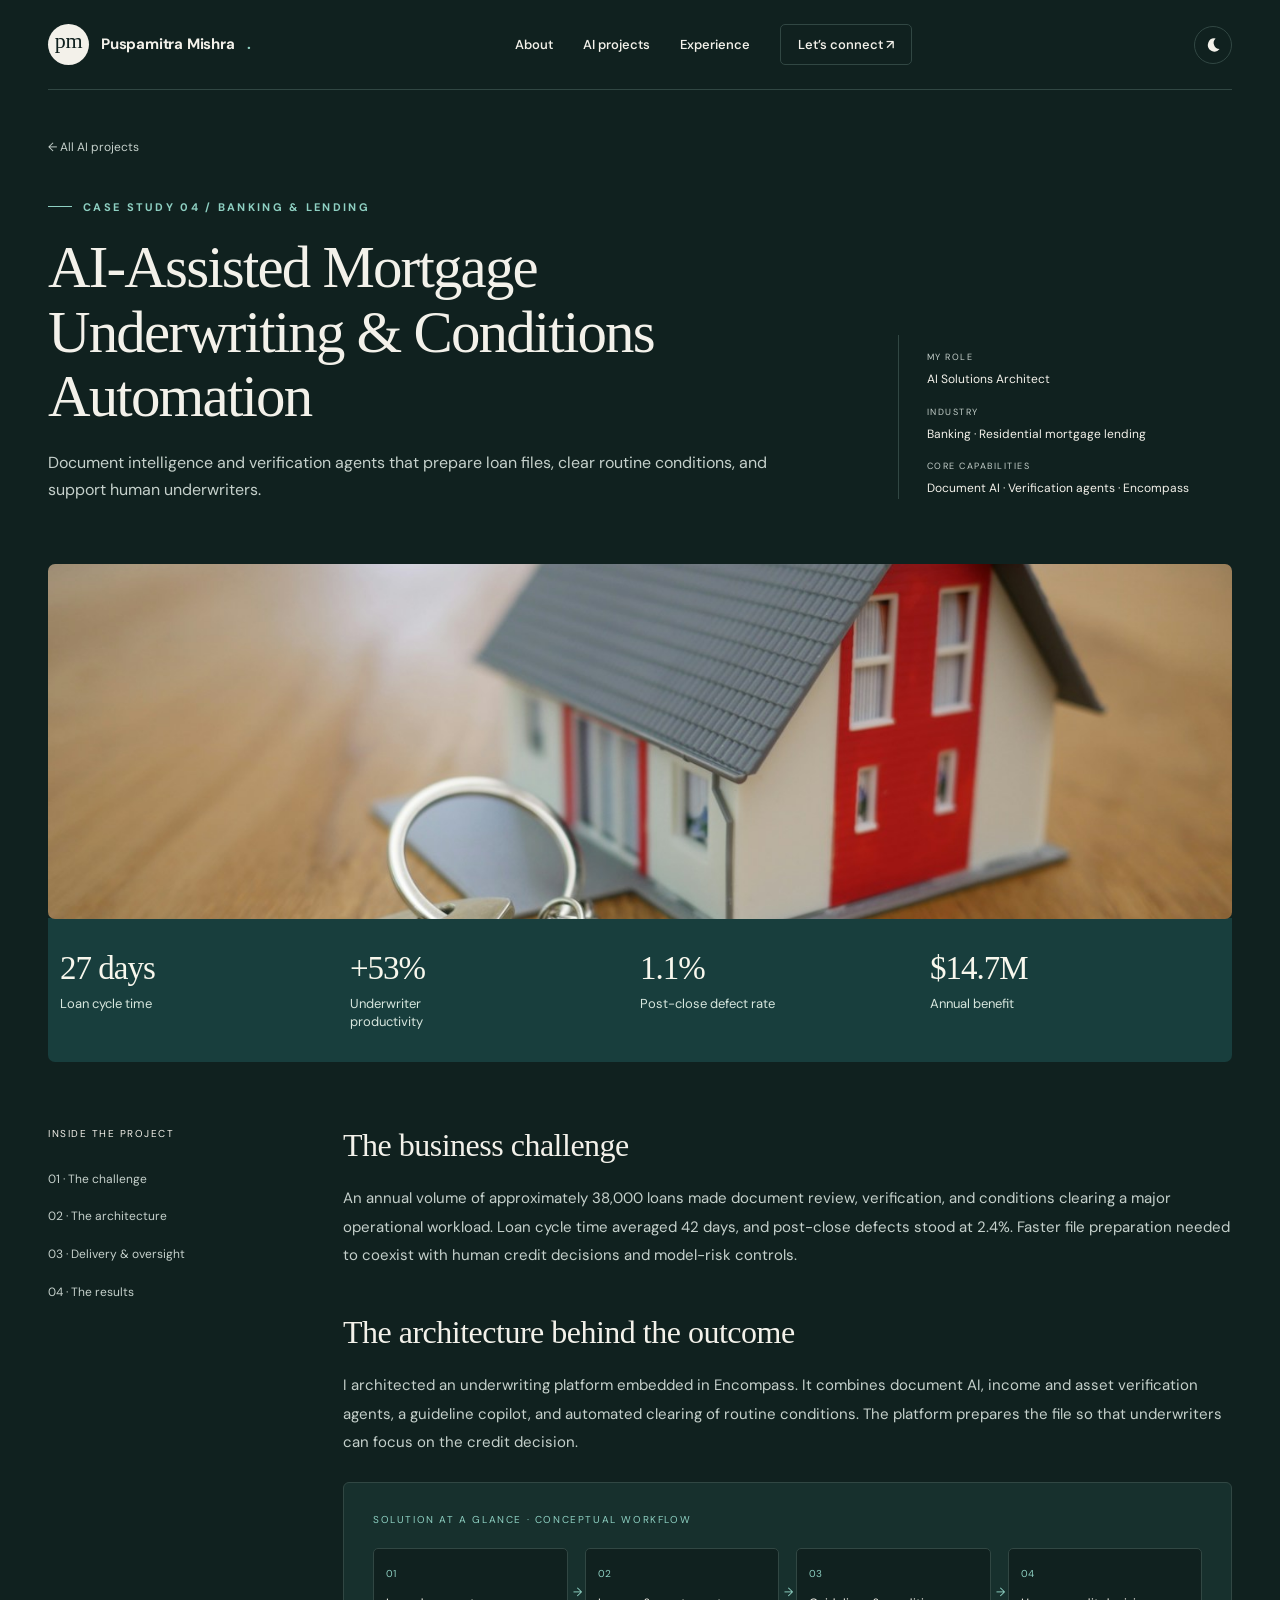
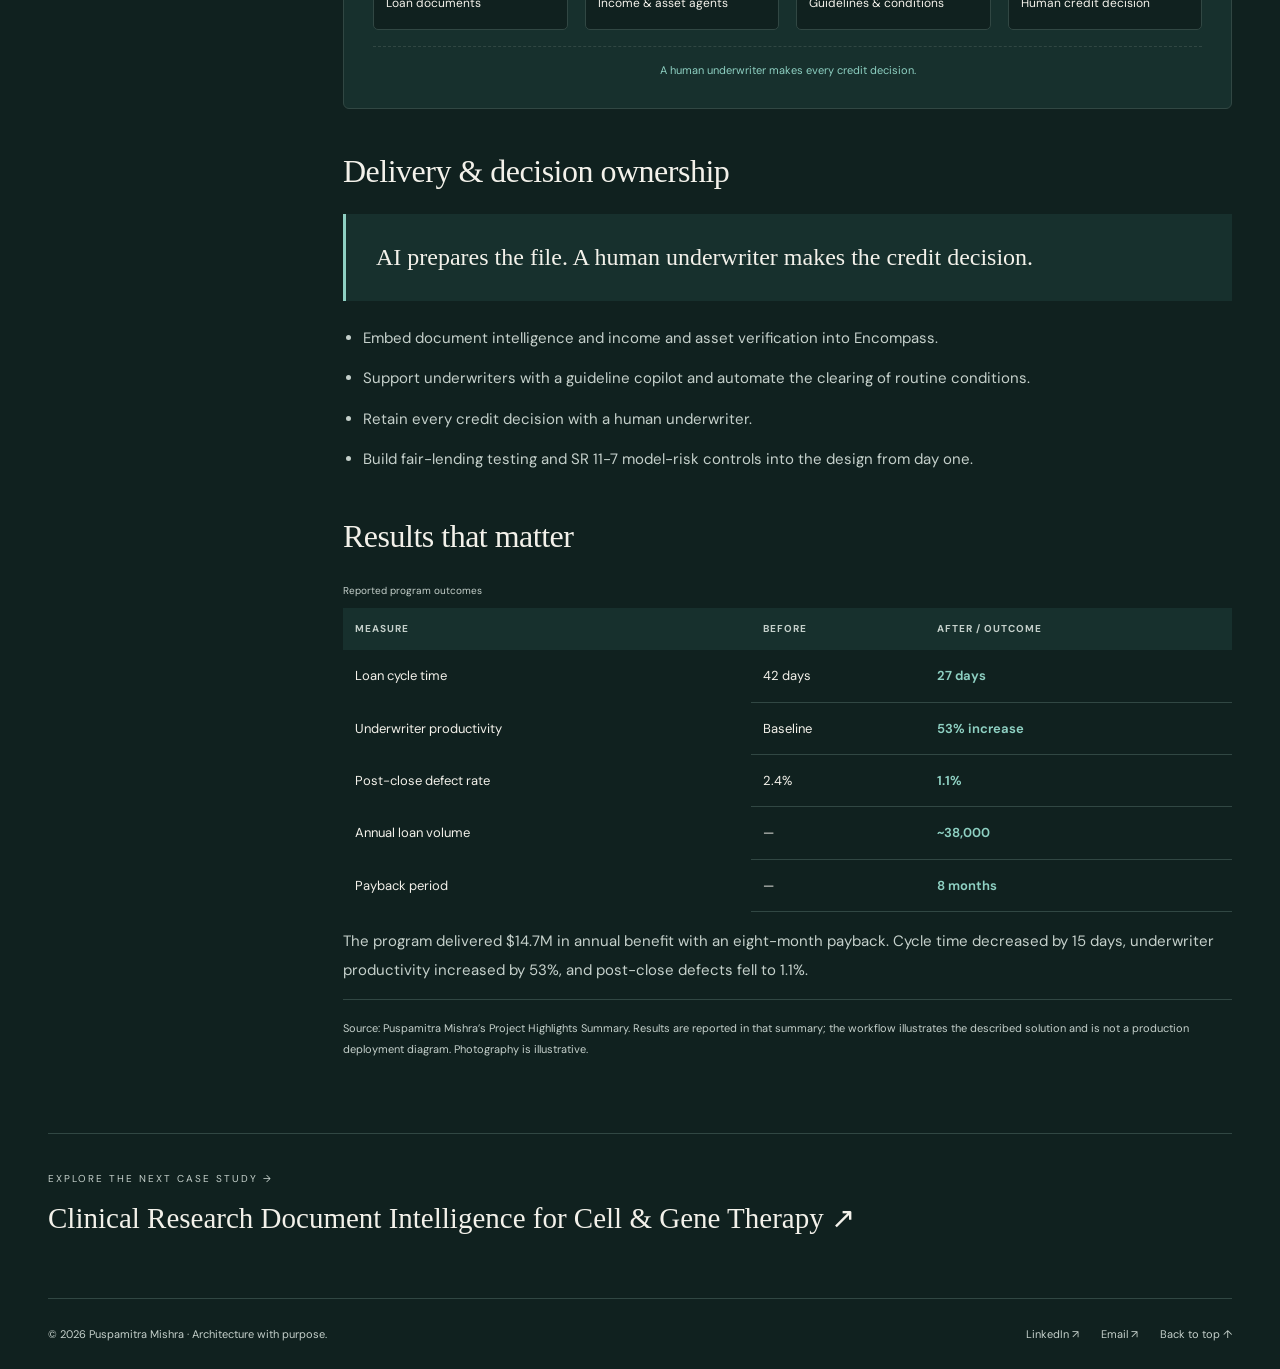
<file: site/projects/ai-mortgage-underwriting.html>
<!doctype html><html lang="en"><head><meta charset="utf-8"><meta name="viewport" content="width=device-width, initial-scale=1"><title>AI-Assisted Mortgage Underwriting &amp; Conditions Automation | Puspamitra Mishra</title><meta name="description" content="Document intelligence and verification agents that prepare loan files, clear routine conditions, and support human underwriters."><meta name="theme-color" content="#10211f"><meta property="og:title" content="AI-Assisted Mortgage Underwriting &amp; Conditions Automation"><meta property="og:description" content="Document intelligence and verification agents that prepare loan files, clear routine conditions, and support human underwriters."><meta property="og:type" content="website"><link rel="icon" href="../assets/favicon.svg" type="image/svg+xml"><link rel="stylesheet" href="../styles.css"><script>try{document.documentElement.dataset.theme=localStorage.getItem('theme')==='day'?'day':'night'}catch(e){document.documentElement.dataset.theme='night'}</script><script src="../script.js" defer></script></head><body><a class="skip" href="#main">Skip to content</a><div class="wrap"><header class="header"><a class="brand" href="../index.html" aria-label="Puspamitra Mishra home"><span class="monogram">pm<span class="sr-only"></span></span>Puspamitra Mishra<span style="color:var(--teal)">.</span></a><nav class="nav" id="navigation" aria-label="Main navigation"><a href="../index.html#about">About</a><a href="../index.html#projects">AI projects</a><a href="../index.html#experience">Experience</a><a class="nav-contact" href="../index.html#contact">Let’s connect ↗</a></nav><div class="header-actions"><button class="menu" aria-expanded="false" aria-controls="navigation">Menu ☰</button><button class="theme-toggle" type="button" aria-pressed="true" aria-label="Switch to day mode" title="Switch to day mode"><span class="theme-icon theme-icon-moon" aria-hidden="true"><svg viewBox="0 0 24 24"><path d="M15.5 3.2a8.8 8.8 0 1 0 5.3 14.2A8.2 8.2 0 0 1 15.5 3.2z"/></svg></span><span class="theme-icon theme-icon-sun" aria-hidden="true"><svg viewBox="0 0 24 24"><circle cx="12" cy="12" r="4"/><path d="M12 2.5v2.2M12 19.3v2.2M2.5 12h2.2M19.3 12h2.2M5.1 5.1l1.6 1.6M17.3 17.3l1.6 1.6M18.9 5.1l-1.6 1.6M6.7 17.3l-1.6 1.6"/></svg></span></button></div></header></div><main id="main" class="wrap"><section class="case-hero"><a class="back" href="../index.html#projects">← All AI projects</a><div class="case-title-grid"><div><div class="eyebrow">Case study 04 / Banking & lending</div><h1>AI-Assisted Mortgage Underwriting & Conditions Automation</h1><p>Document intelligence and verification agents that prepare loan files, clear routine conditions, and support human underwriters.</p></div><dl class="case-meta"><div><dt>My role</dt><dd>AI Solutions Architect</dd></div><div><dt>Industry</dt><dd>Banking · Residential mortgage lending</dd></div><div><dt>Core capabilities</dt><dd>Document AI · Verification agents · Encompass</dd></div></dl></div></section><img class="case-cover" src="../assets/mortgage.jpg" alt="Residential home and mortgage-related imagery" width="1400" height="900" fetchpriority="high"><div class="metrics case-metrics"><div class="metric"><strong>27 days</strong><span>Loan cycle time</span></div><div class="metric"><strong>+53%</strong><span>Underwriter productivity</span></div><div class="metric"><strong>1.1%</strong><span>Post-close defect rate</span></div><div class="metric"><strong>$14.7M</strong><span>Annual benefit</span></div></div><div class="article-layout"><aside class="article-nav" aria-label="On this page"><p>Inside the project</p><a href="#challenge">01 · The challenge</a><a href="#approach">02 · The architecture</a><a href="#oversight">03 · Delivery & oversight</a><a href="#results">04 · The results</a></aside><article class="case-content"><section id="challenge"><h2>The business challenge</h2><p>An annual volume of approximately 38,000 loans made document review, verification, and conditions clearing a major operational workload. Loan cycle time averaged 42 days, and post-close defects stood at 2.4%. Faster file preparation needed to coexist with human credit decisions and model-risk controls.</p></section><section id="approach"><h2>The architecture behind the outcome</h2><p>I architected an underwriting platform embedded in Encompass. It combines document AI, income and asset verification agents, a guideline copilot, and automated clearing of routine conditions. The platform prepares the file so that underwriters can focus on the credit decision.</p><div class="flow" role="group" aria-label="Conceptual project workflow"><div class="flow-caption">Solution at a glance · Conceptual workflow</div><div class="flow-steps"><div class="flow-step"><span>01</span>Loan documents</div><div class="flow-step"><span>02</span>Income & asset agents</div><div class="flow-step"><span>03</span>Guidelines & conditions</div><div class="flow-step"><span>04</span>Human credit decision</div></div><div class="human-control">A human underwriter makes every credit decision.</div></div></section><section id="oversight"><h2>Delivery & decision ownership</h2><div class="quote">AI prepares the file. A human underwriter makes the credit decision.</div><ul><li>Embed document intelligence and income and asset verification into Encompass.</li><li>Support underwriters with a guideline copilot and automate the clearing of routine conditions.</li><li>Retain every credit decision with a human underwriter.</li><li>Build fair-lending testing and SR 11-7 model-risk controls into the design from day one.</li></ul></section><section id="results"><h2>Results that matter</h2><table class="results-table"><caption class="photo-credit" style="text-align:left">Reported program outcomes</caption><thead><tr><th scope="col">Measure</th><th scope="col">Before</th><th scope="col">After / outcome</th></tr></thead><tbody><tr><th scope="row" style="font-size:inherit;letter-spacing:normal;text-transform:none;background:transparent;font-weight:400;color:var(--ink)">Loan cycle time</th><td>42 days</td><td>27 days</td></tr><tr><th scope="row" style="font-size:inherit;letter-spacing:normal;text-transform:none;background:transparent;font-weight:400;color:var(--ink)">Underwriter productivity</th><td>Baseline</td><td>53% increase</td></tr><tr><th scope="row" style="font-size:inherit;letter-spacing:normal;text-transform:none;background:transparent;font-weight:400;color:var(--ink)">Post-close defect rate</th><td>2.4%</td><td>1.1%</td></tr><tr><th scope="row" style="font-size:inherit;letter-spacing:normal;text-transform:none;background:transparent;font-weight:400;color:var(--ink)">Annual loan volume</th><td>—</td><td>~38,000</td></tr><tr><th scope="row" style="font-size:inherit;letter-spacing:normal;text-transform:none;background:transparent;font-weight:400;color:var(--ink)">Payback period</th><td>—</td><td>8 months</td></tr></tbody></table><p>The program delivered $14.7M in annual benefit with an eight-month payback. Cycle time decreased by 15 days, underwriter productivity increased by 53%, and post-close defects fell to 1.1%.</p><p class="case-footer-note">Source: Puspamitra Mishra’s Project Highlights Summary. Results are reported in that summary; the workflow illustrates the described solution and is not a production deployment diagram. Photography is illustrative.</p></section></article></div><a class="next-project" href="clinical-document-intelligence.html"><small>Explore the next case study →</small><strong>Clinical Research Document Intelligence for Cell & Gene Therapy ↗</strong></a></main><footer class="footer wrap"><span>© 2026 Puspamitra Mishra · Architecture with purpose.</span><div class="footer-links"><a href="https://www.linkedin.com/in/puspamitra-mishra-6b186b29/">LinkedIn ↗</a><a href="mailto:puspamitra.mishra@gmail.com">Email ↗</a><a href="#main">Back to top ↑</a></div></footer></body></html>
</file>
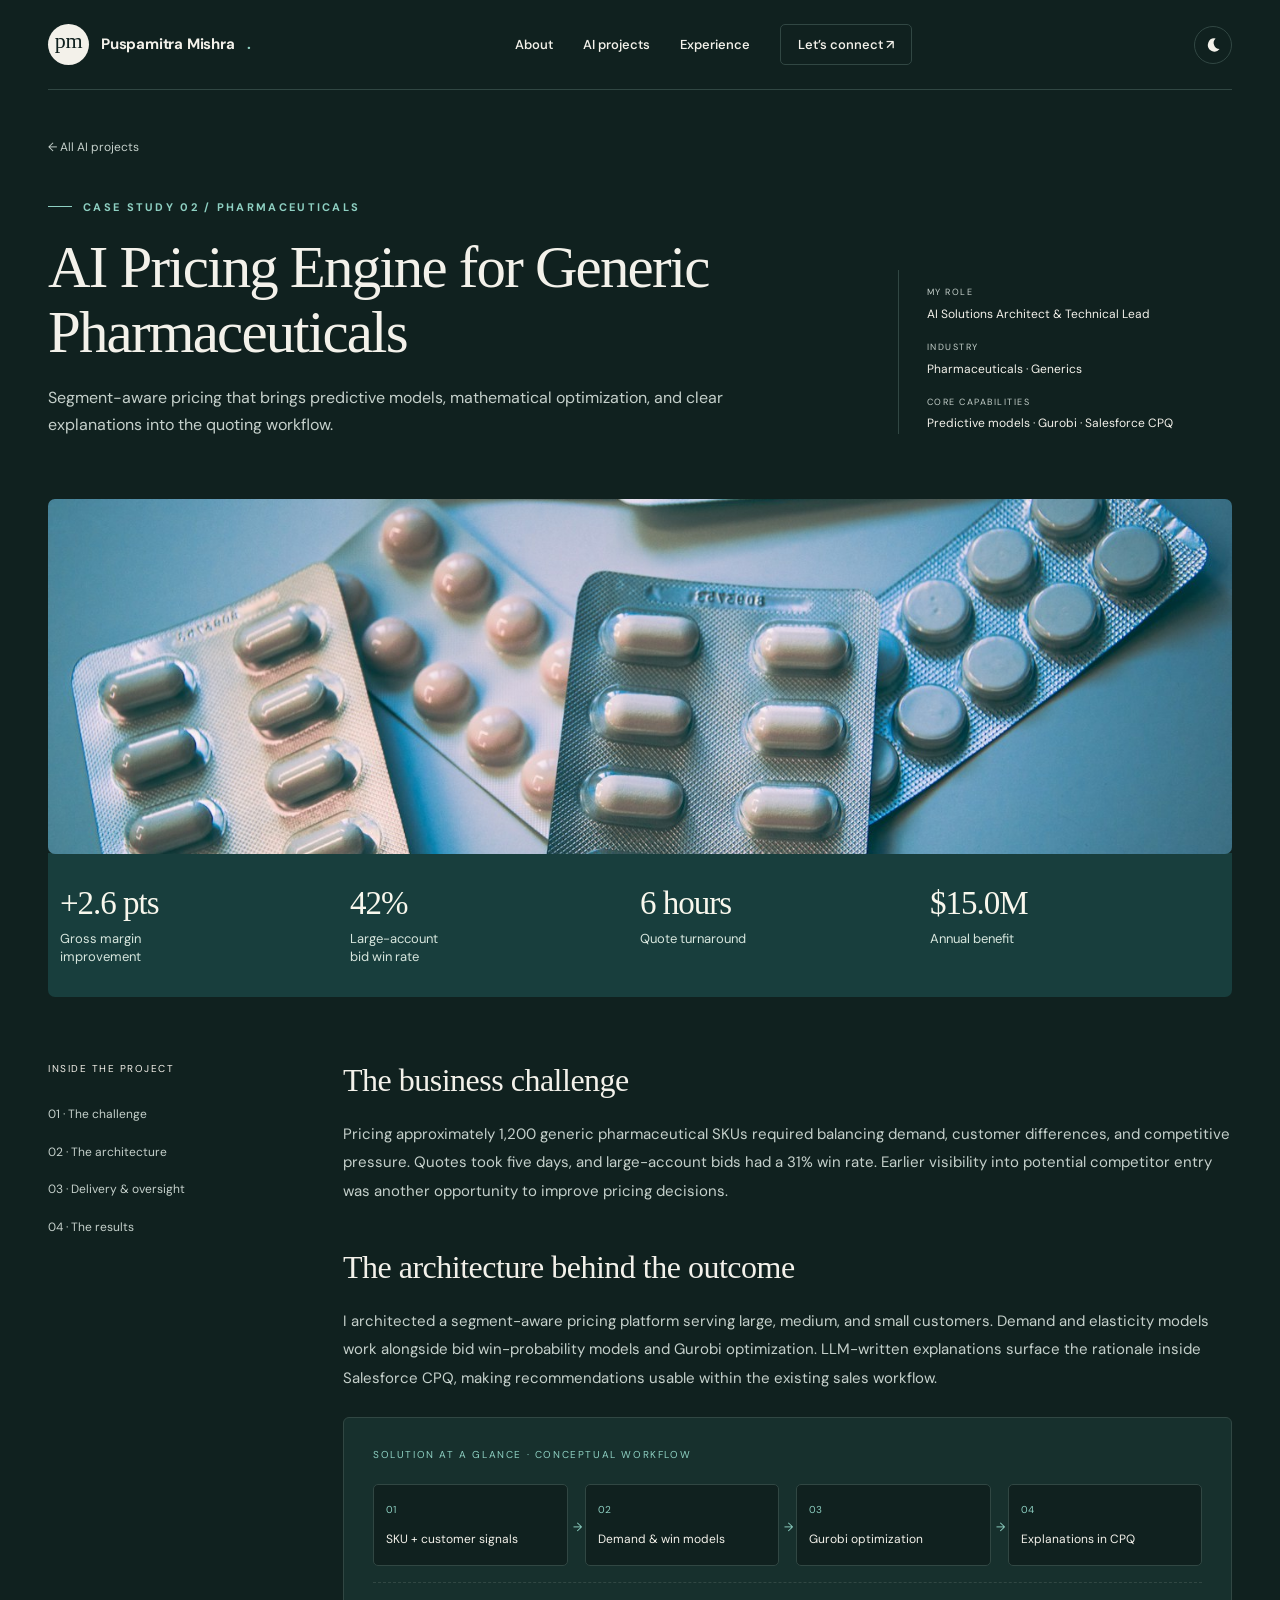
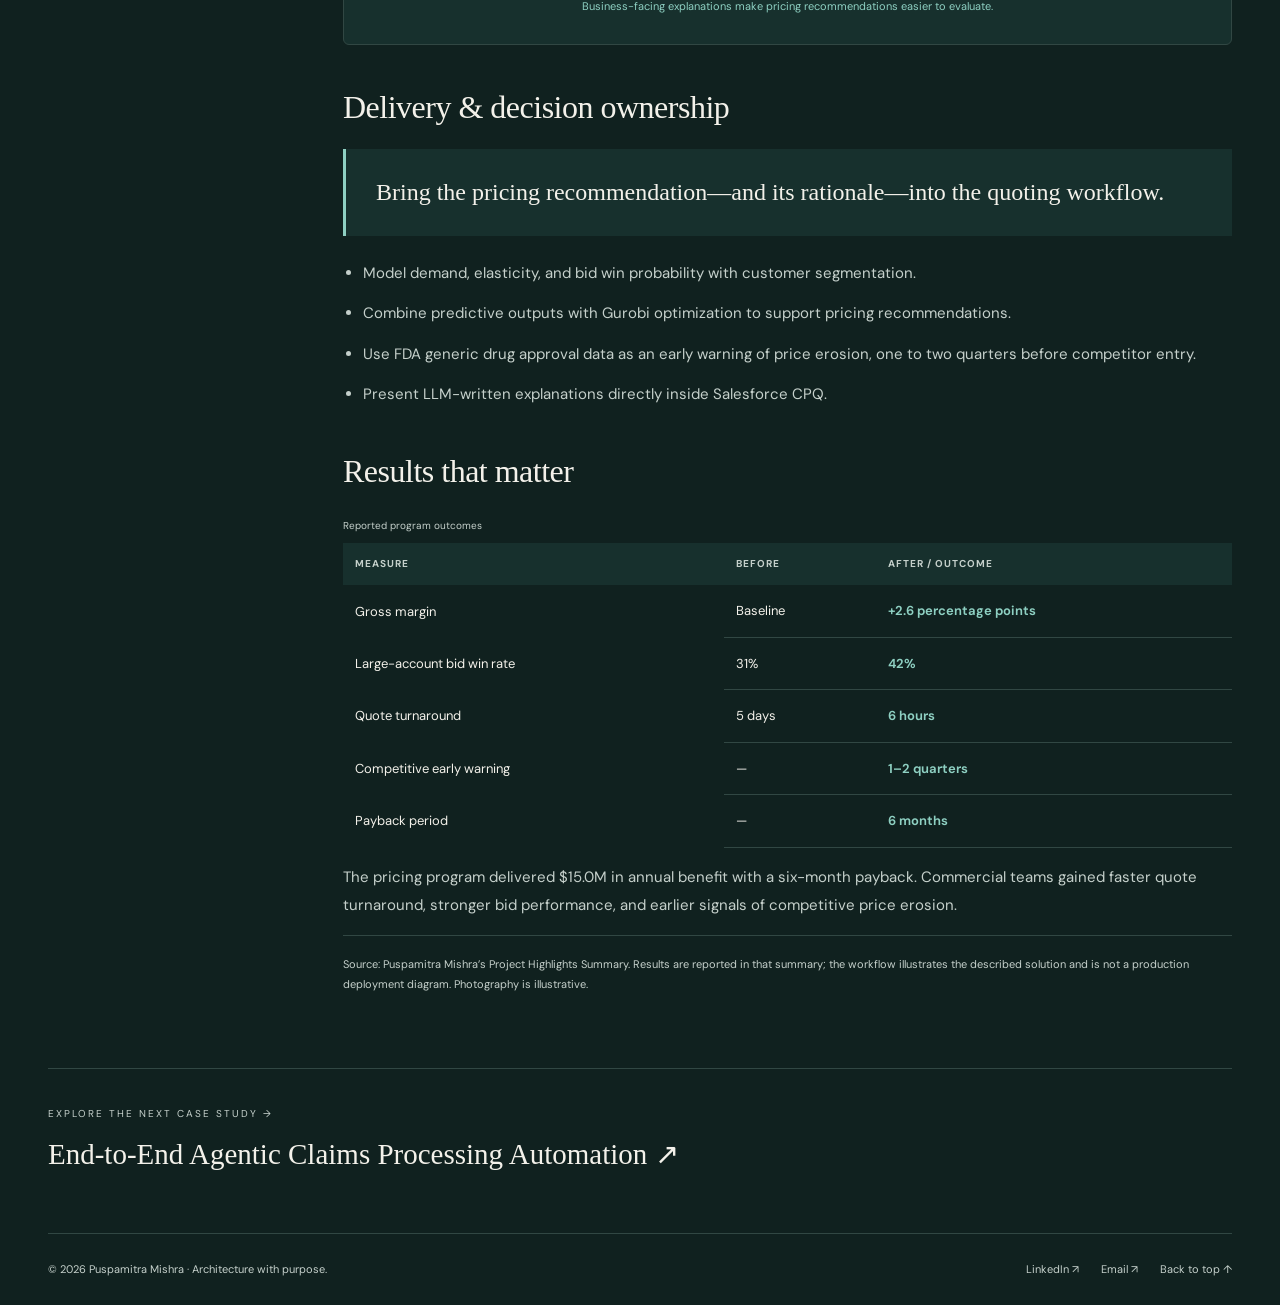
<file: site/projects/ai-pharmaceutical-pricing.html>
<!doctype html><html lang="en"><head><meta charset="utf-8"><meta name="viewport" content="width=device-width, initial-scale=1"><title>AI Pricing Engine for Generic Pharmaceuticals | Puspamitra Mishra</title><meta name="description" content="Segment-aware pricing that brings predictive models, mathematical optimization, and clear explanations into the quoting workflow."><meta name="theme-color" content="#10211f"><meta property="og:title" content="AI Pricing Engine for Generic Pharmaceuticals"><meta property="og:description" content="Segment-aware pricing that brings predictive models, mathematical optimization, and clear explanations into the quoting workflow."><meta property="og:type" content="website"><link rel="icon" href="../assets/favicon.svg" type="image/svg+xml"><link rel="stylesheet" href="../styles.css"><script>try{document.documentElement.dataset.theme=localStorage.getItem('theme')==='day'?'day':'night'}catch(e){document.documentElement.dataset.theme='night'}</script><script src="../script.js" defer></script></head><body><a class="skip" href="#main">Skip to content</a><div class="wrap"><header class="header"><a class="brand" href="../index.html" aria-label="Puspamitra Mishra home"><span class="monogram">pm<span class="sr-only"></span></span>Puspamitra Mishra<span style="color:var(--teal)">.</span></a><nav class="nav" id="navigation" aria-label="Main navigation"><a href="../index.html#about">About</a><a href="../index.html#projects">AI projects</a><a href="../index.html#experience">Experience</a><a class="nav-contact" href="../index.html#contact">Let’s connect ↗</a></nav><div class="header-actions"><button class="menu" aria-expanded="false" aria-controls="navigation">Menu ☰</button><button class="theme-toggle" type="button" aria-pressed="true" aria-label="Switch to day mode" title="Switch to day mode"><span class="theme-icon theme-icon-moon" aria-hidden="true"><svg viewBox="0 0 24 24"><path d="M15.5 3.2a8.8 8.8 0 1 0 5.3 14.2A8.2 8.2 0 0 1 15.5 3.2z"/></svg></span><span class="theme-icon theme-icon-sun" aria-hidden="true"><svg viewBox="0 0 24 24"><circle cx="12" cy="12" r="4"/><path d="M12 2.5v2.2M12 19.3v2.2M2.5 12h2.2M19.3 12h2.2M5.1 5.1l1.6 1.6M17.3 17.3l1.6 1.6M18.9 5.1l-1.6 1.6M6.7 17.3l-1.6 1.6"/></svg></span></button></div></header></div><main id="main" class="wrap"><section class="case-hero"><a class="back" href="../index.html#projects">← All AI projects</a><div class="case-title-grid"><div><div class="eyebrow">Case study 02 / Pharmaceuticals</div><h1>AI Pricing Engine for Generic Pharmaceuticals</h1><p>Segment-aware pricing that brings predictive models, mathematical optimization, and clear explanations into the quoting workflow.</p></div><dl class="case-meta"><div><dt>My role</dt><dd>AI Solutions Architect & Technical Lead</dd></div><div><dt>Industry</dt><dd>Pharmaceuticals · Generics</dd></div><div><dt>Core capabilities</dt><dd>Predictive models · Gurobi · Salesforce CPQ</dd></div></dl></div></section><img class="case-cover" src="../assets/pricing.jpg" alt="Pharmaceutical products and medication" width="1400" height="900" fetchpriority="high"><div class="metrics case-metrics"><div class="metric"><strong>+2.6 pts</strong><span>Gross margin improvement</span></div><div class="metric"><strong>42%</strong><span>Large-account bid win rate</span></div><div class="metric"><strong>6 hours</strong><span>Quote turnaround</span></div><div class="metric"><strong>$15.0M</strong><span>Annual benefit</span></div></div><div class="article-layout"><aside class="article-nav" aria-label="On this page"><p>Inside the project</p><a href="#challenge">01 · The challenge</a><a href="#approach">02 · The architecture</a><a href="#oversight">03 · Delivery & oversight</a><a href="#results">04 · The results</a></aside><article class="case-content"><section id="challenge"><h2>The business challenge</h2><p>Pricing approximately 1,200 generic pharmaceutical SKUs required balancing demand, customer differences, and competitive pressure. Quotes took five days, and large-account bids had a 31% win rate. Earlier visibility into potential competitor entry was another opportunity to improve pricing decisions.</p></section><section id="approach"><h2>The architecture behind the outcome</h2><p>I architected a segment-aware pricing platform serving large, medium, and small customers. Demand and elasticity models work alongside bid win-probability models and Gurobi optimization. LLM-written explanations surface the rationale inside Salesforce CPQ, making recommendations usable within the existing sales workflow.</p><div class="flow" role="group" aria-label="Conceptual project workflow"><div class="flow-caption">Solution at a glance · Conceptual workflow</div><div class="flow-steps"><div class="flow-step"><span>01</span>SKU + customer signals</div><div class="flow-step"><span>02</span>Demand & win models</div><div class="flow-step"><span>03</span>Gurobi optimization</div><div class="flow-step"><span>04</span>Explanations in CPQ</div></div><div class="human-control">Business-facing explanations make pricing recommendations easier to evaluate.</div></div></section><section id="oversight"><h2>Delivery & decision ownership</h2><div class="quote">Bring the pricing recommendation—and its rationale—into the quoting workflow.</div><ul><li>Model demand, elasticity, and bid win probability with customer segmentation.</li><li>Combine predictive outputs with Gurobi optimization to support pricing recommendations.</li><li>Use FDA generic drug approval data as an early warning of price erosion, one to two quarters before competitor entry.</li><li>Present LLM-written explanations directly inside Salesforce CPQ.</li></ul></section><section id="results"><h2>Results that matter</h2><table class="results-table"><caption class="photo-credit" style="text-align:left">Reported program outcomes</caption><thead><tr><th scope="col">Measure</th><th scope="col">Before</th><th scope="col">After / outcome</th></tr></thead><tbody><tr><th scope="row" style="font-size:inherit;letter-spacing:normal;text-transform:none;background:transparent;font-weight:400;color:var(--ink)">Gross margin</th><td>Baseline</td><td>+2.6 percentage points</td></tr><tr><th scope="row" style="font-size:inherit;letter-spacing:normal;text-transform:none;background:transparent;font-weight:400;color:var(--ink)">Large-account bid win rate</th><td>31%</td><td>42%</td></tr><tr><th scope="row" style="font-size:inherit;letter-spacing:normal;text-transform:none;background:transparent;font-weight:400;color:var(--ink)">Quote turnaround</th><td>5 days</td><td>6 hours</td></tr><tr><th scope="row" style="font-size:inherit;letter-spacing:normal;text-transform:none;background:transparent;font-weight:400;color:var(--ink)">Competitive early warning</th><td>—</td><td>1–2 quarters</td></tr><tr><th scope="row" style="font-size:inherit;letter-spacing:normal;text-transform:none;background:transparent;font-weight:400;color:var(--ink)">Payback period</th><td>—</td><td>6 months</td></tr></tbody></table><p>The pricing program delivered $15.0M in annual benefit with a six-month payback. Commercial teams gained faster quote turnaround, stronger bid performance, and earlier signals of competitive price erosion.</p><p class="case-footer-note">Source: Puspamitra Mishra’s Project Highlights Summary. Results are reported in that summary; the workflow illustrates the described solution and is not a production deployment diagram. Photography is illustrative.</p></section></article></div><a class="next-project" href="agentic-claims-processing.html"><small>Explore the next case study →</small><strong>End-to-End Agentic Claims Processing Automation ↗</strong></a></main><footer class="footer wrap"><span>© 2026 Puspamitra Mishra · Architecture with purpose.</span><div class="footer-links"><a href="https://www.linkedin.com/in/puspamitra-mishra-6b186b29/">LinkedIn ↗</a><a href="mailto:puspamitra.mishra@gmail.com">Email ↗</a><a href="#main">Back to top ↑</a></div></footer></body></html>
</file>
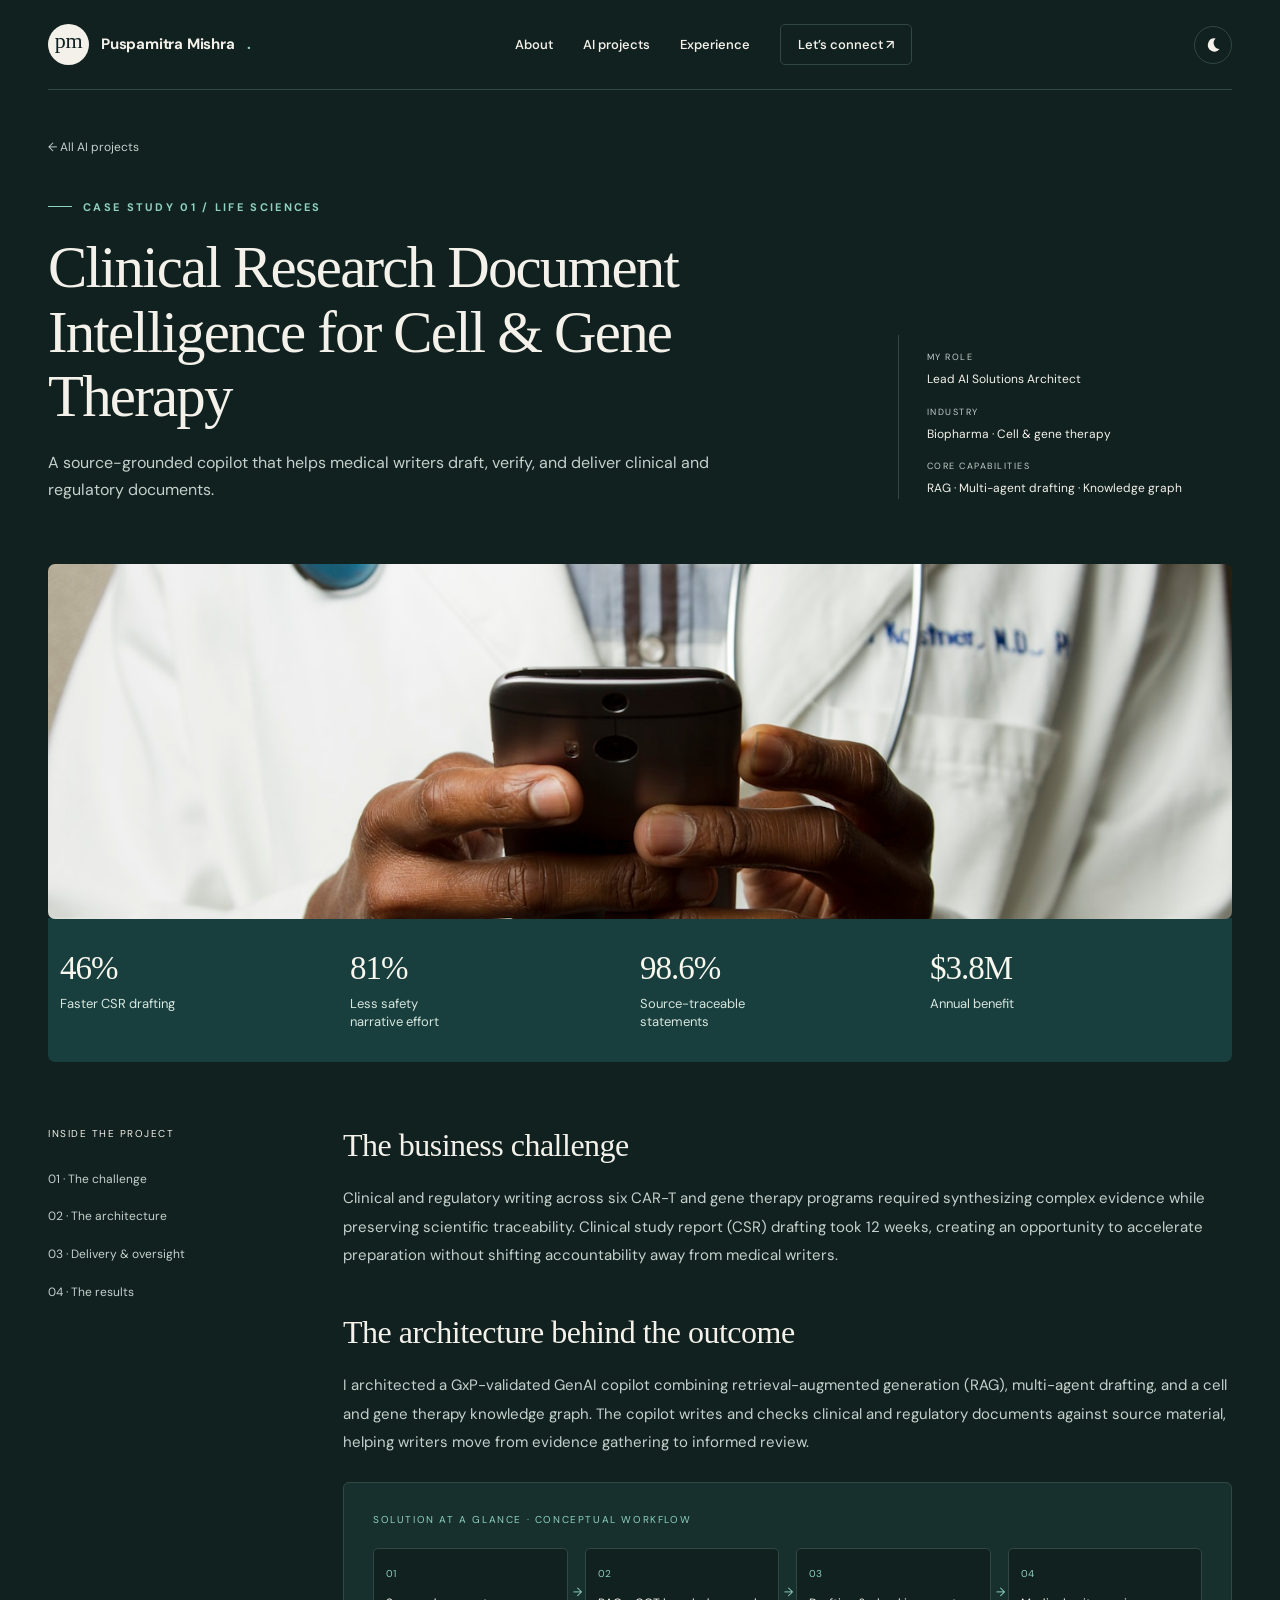
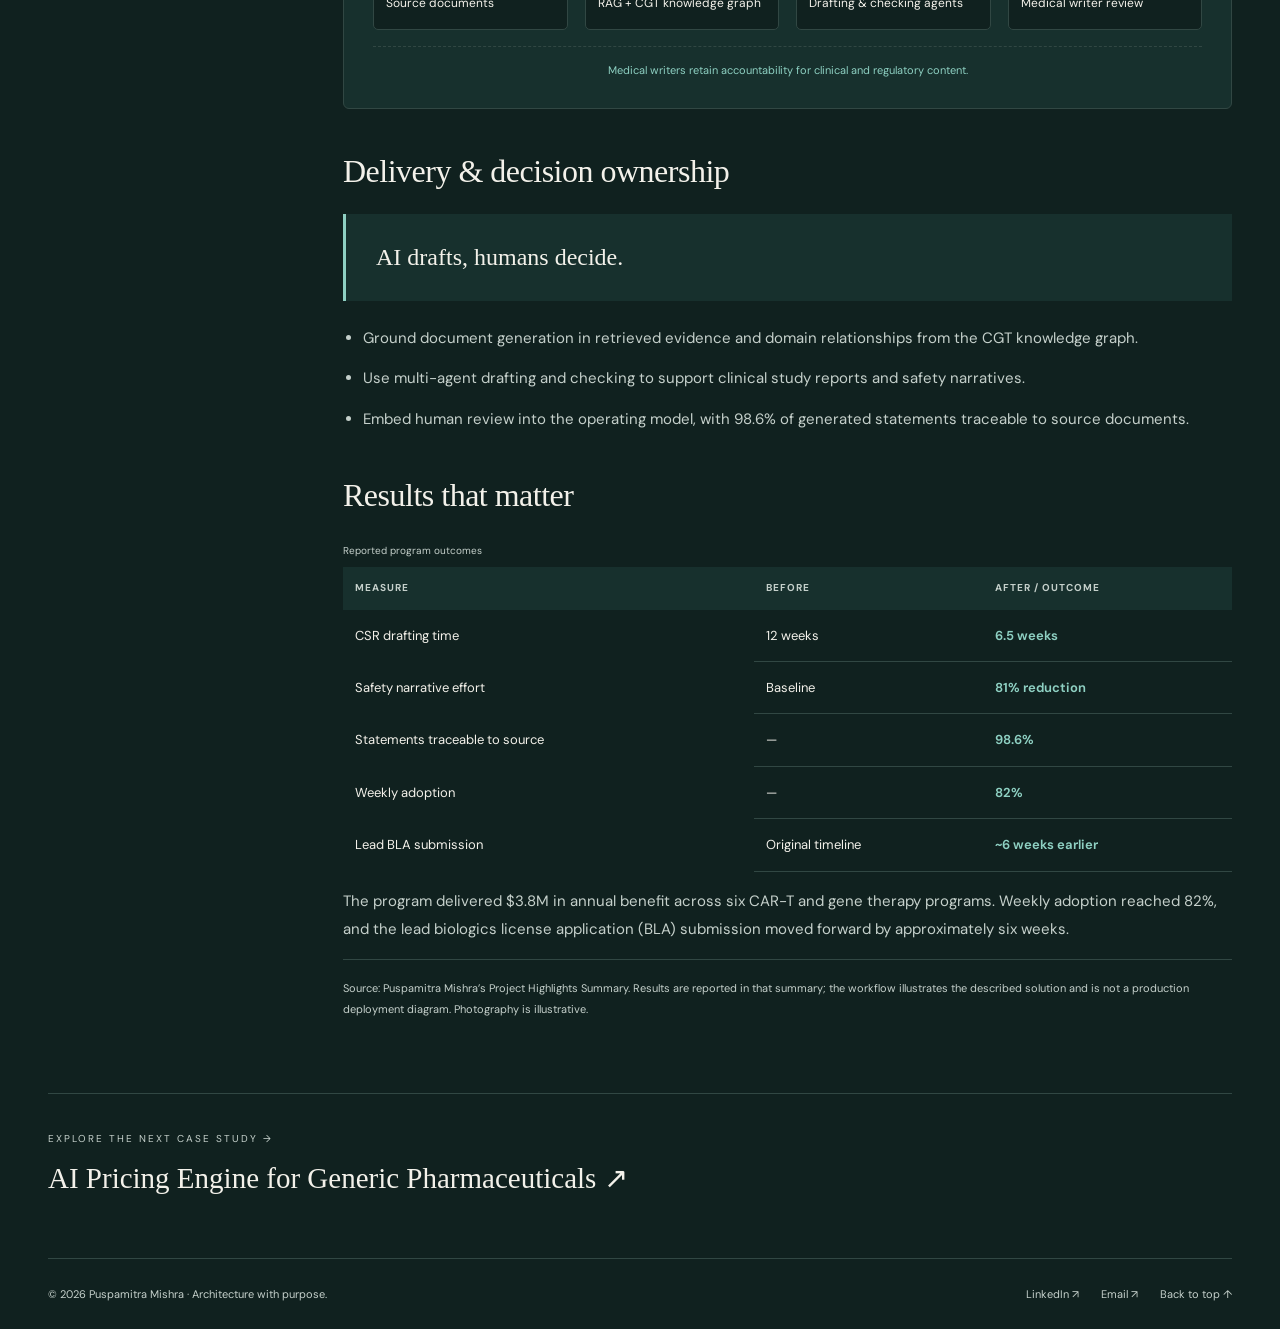
<file: site/projects/clinical-document-intelligence.html>
<!doctype html><html lang="en"><head><meta charset="utf-8"><meta name="viewport" content="width=device-width, initial-scale=1"><title>Clinical Research Document Intelligence for Cell &amp; Gene Therapy | Puspamitra Mishra</title><meta name="description" content="A source-grounded copilot that helps medical writers draft, verify, and deliver clinical and regulatory documents."><meta name="theme-color" content="#10211f"><meta property="og:title" content="Clinical Research Document Intelligence for Cell &amp; Gene Therapy"><meta property="og:description" content="A source-grounded copilot that helps medical writers draft, verify, and deliver clinical and regulatory documents."><meta property="og:type" content="website"><link rel="icon" href="../assets/favicon.svg" type="image/svg+xml"><link rel="stylesheet" href="../styles.css"><script>try{document.documentElement.dataset.theme=localStorage.getItem('theme')==='day'?'day':'night'}catch(e){document.documentElement.dataset.theme='night'}</script><script src="../script.js" defer></script></head><body><a class="skip" href="#main">Skip to content</a><div class="wrap"><header class="header"><a class="brand" href="../index.html" aria-label="Puspamitra Mishra home"><span class="monogram">pm<span class="sr-only"></span></span>Puspamitra Mishra<span style="color:var(--teal)">.</span></a><nav class="nav" id="navigation" aria-label="Main navigation"><a href="../index.html#about">About</a><a href="../index.html#projects">AI projects</a><a href="../index.html#experience">Experience</a><a class="nav-contact" href="../index.html#contact">Let’s connect ↗</a></nav><div class="header-actions"><button class="menu" aria-expanded="false" aria-controls="navigation">Menu ☰</button><button class="theme-toggle" type="button" aria-pressed="true" aria-label="Switch to day mode" title="Switch to day mode"><span class="theme-icon theme-icon-moon" aria-hidden="true"><svg viewBox="0 0 24 24"><path d="M15.5 3.2a8.8 8.8 0 1 0 5.3 14.2A8.2 8.2 0 0 1 15.5 3.2z"/></svg></span><span class="theme-icon theme-icon-sun" aria-hidden="true"><svg viewBox="0 0 24 24"><circle cx="12" cy="12" r="4"/><path d="M12 2.5v2.2M12 19.3v2.2M2.5 12h2.2M19.3 12h2.2M5.1 5.1l1.6 1.6M17.3 17.3l1.6 1.6M18.9 5.1l-1.6 1.6M6.7 17.3l-1.6 1.6"/></svg></span></button></div></header></div><main id="main" class="wrap"><section class="case-hero"><a class="back" href="../index.html#projects">← All AI projects</a><div class="case-title-grid"><div><div class="eyebrow">Case study 01 / Life sciences</div><h1>Clinical Research Document Intelligence for Cell & Gene Therapy</h1><p>A source-grounded copilot that helps medical writers draft, verify, and deliver clinical and regulatory documents.</p></div><dl class="case-meta"><div><dt>My role</dt><dd>Lead AI Solutions Architect</dd></div><div><dt>Industry</dt><dd>Biopharma · Cell & gene therapy</dd></div><div><dt>Core capabilities</dt><dd>RAG · Multi-agent drafting · Knowledge graph</dd></div></dl></div></section><img class="case-cover" src="../assets/clinical.jpg" alt="Clinical professionals reviewing information" width="1400" height="900" fetchpriority="high"><div class="metrics case-metrics"><div class="metric"><strong>46%</strong><span>Faster CSR drafting</span></div><div class="metric"><strong>81%</strong><span>Less safety narrative effort</span></div><div class="metric"><strong>98.6%</strong><span>Source-traceable statements</span></div><div class="metric"><strong>$3.8M</strong><span>Annual benefit</span></div></div><div class="article-layout"><aside class="article-nav" aria-label="On this page"><p>Inside the project</p><a href="#challenge">01 · The challenge</a><a href="#approach">02 · The architecture</a><a href="#oversight">03 · Delivery & oversight</a><a href="#results">04 · The results</a></aside><article class="case-content"><section id="challenge"><h2>The business challenge</h2><p>Clinical and regulatory writing across six CAR-T and gene therapy programs required synthesizing complex evidence while preserving scientific traceability. Clinical study report (CSR) drafting took 12 weeks, creating an opportunity to accelerate preparation without shifting accountability away from medical writers.</p></section><section id="approach"><h2>The architecture behind the outcome</h2><p>I architected a GxP-validated GenAI copilot combining retrieval-augmented generation (RAG), multi-agent drafting, and a cell and gene therapy knowledge graph. The copilot writes and checks clinical and regulatory documents against source material, helping writers move from evidence gathering to informed review.</p><div class="flow" role="group" aria-label="Conceptual project workflow"><div class="flow-caption">Solution at a glance · Conceptual workflow</div><div class="flow-steps"><div class="flow-step"><span>01</span>Source documents</div><div class="flow-step"><span>02</span>RAG + CGT knowledge graph</div><div class="flow-step"><span>03</span>Drafting & checking agents</div><div class="flow-step"><span>04</span>Medical writer review</div></div><div class="human-control">Medical writers retain accountability for clinical and regulatory content.</div></div></section><section id="oversight"><h2>Delivery & decision ownership</h2><div class="quote">AI drafts, humans decide.</div><ul><li>Ground document generation in retrieved evidence and domain relationships from the CGT knowledge graph.</li><li>Use multi-agent drafting and checking to support clinical study reports and safety narratives.</li><li>Embed human review into the operating model, with 98.6% of generated statements traceable to source documents.</li></ul></section><section id="results"><h2>Results that matter</h2><table class="results-table"><caption class="photo-credit" style="text-align:left">Reported program outcomes</caption><thead><tr><th scope="col">Measure</th><th scope="col">Before</th><th scope="col">After / outcome</th></tr></thead><tbody><tr><th scope="row" style="font-size:inherit;letter-spacing:normal;text-transform:none;background:transparent;font-weight:400;color:var(--ink)">CSR drafting time</th><td>12 weeks</td><td>6.5 weeks</td></tr><tr><th scope="row" style="font-size:inherit;letter-spacing:normal;text-transform:none;background:transparent;font-weight:400;color:var(--ink)">Safety narrative effort</th><td>Baseline</td><td>81% reduction</td></tr><tr><th scope="row" style="font-size:inherit;letter-spacing:normal;text-transform:none;background:transparent;font-weight:400;color:var(--ink)">Statements traceable to source</th><td>—</td><td>98.6%</td></tr><tr><th scope="row" style="font-size:inherit;letter-spacing:normal;text-transform:none;background:transparent;font-weight:400;color:var(--ink)">Weekly adoption</th><td>—</td><td>82%</td></tr><tr><th scope="row" style="font-size:inherit;letter-spacing:normal;text-transform:none;background:transparent;font-weight:400;color:var(--ink)">Lead BLA submission</th><td>Original timeline</td><td>~6 weeks earlier</td></tr></tbody></table><p>The program delivered $3.8M in annual benefit across six CAR-T and gene therapy programs. Weekly adoption reached 82%, and the lead biologics license application (BLA) submission moved forward by approximately six weeks.</p><p class="case-footer-note">Source: Puspamitra Mishra’s Project Highlights Summary. Results are reported in that summary; the workflow illustrates the described solution and is not a production deployment diagram. Photography is illustrative.</p></section></article></div><a class="next-project" href="ai-pharmaceutical-pricing.html"><small>Explore the next case study →</small><strong>AI Pricing Engine for Generic Pharmaceuticals ↗</strong></a></main><footer class="footer wrap"><span>© 2026 Puspamitra Mishra · Architecture with purpose.</span><div class="footer-links"><a href="https://www.linkedin.com/in/puspamitra-mishra-6b186b29/">LinkedIn ↗</a><a href="mailto:puspamitra.mishra@gmail.com">Email ↗</a><a href="#main">Back to top ↑</a></div></footer></body></html>
</file>
<file: site/styles.css>
@import url('https://fonts.googleapis.com/css2?family=DM+Sans:wght@400;450;500;550;600;650;700&family=Manrope:wght@400;500;600;650;700;750;800&display=swap');
:root{--paper:#10211f;--ink:#f3f1ea;--muted:#c5d0cb;--teal:#8ed0c2;--line:#314743;--white:#17302d;--shadow:#00000055;--serif:Georgia,'Times New Roman',serif}html[data-theme="day"]{--paper:#f7f6f2;--ink:#172c32;--muted:#58686c;--teal:#23655b;--line:#dcded7;--white:#fff;--shadow:#172c3210}*{box-sizing:border-box}html{scroll-behavior:smooth;scroll-padding-top:95px}body{margin:0;background:var(--paper);color:var(--ink);font-family:'DM Sans',Arial,sans-serif;font-size:16px;line-height:1.65}a{color:inherit;text-decoration:none}button{font:inherit}img{display:block;max-width:100%}::selection{background:#c8e0d3}a:focus-visible,button:focus-visible{outline:3px solid #c67c35;outline-offset:6px}.skip{position:fixed;left:20px;top:-100px;background:white;padding:12px;z-index:99}.skip:focus{top:10px}.wrap{width:min(1200px,calc(100% - 96px));margin:auto}.header{height:90px;display:flex;align-items:center;justify-content:space-between;border-bottom:1px solid var(--line);gap:28px}.brand{display:flex;align-items:center;gap:12px;font-weight:700;font-size:15px;letter-spacing:-.2px}.monogram{display:grid;place-items:center;width:41px;height:41px;background:var(--ink);color:var(--paper);border-radius:50%;font:22px var(--serif)}.nav{display:flex;align-items:center;gap:30px;font-size:13px;font-weight:550}.nav a:hover{color:var(--teal)}.nav .nav-contact{border:1px solid var(--line);padding:9px 17px;border-radius:5px}.header-actions{display:flex;align-items:center;gap:10px;margin-left:18px}.theme-toggle{display:grid;place-items:center;width:38px;height:38px;padding:0;border:1px solid var(--line);border-radius:50%;background:transparent;color:var(--ink);cursor:pointer}.theme-toggle:hover{color:var(--teal);border-color:var(--teal)}.theme-icon{display:none;width:18px;height:18px}.theme-icon svg{width:18px;height:18px;fill:none;stroke:currentColor;stroke-width:1.7;stroke-linecap:round;stroke-linejoin:round}.theme-icon-moon svg{fill:currentColor;stroke:none}html:not([data-theme="day"]) .theme-icon-moon,html[data-theme="day"] .theme-icon-sun{display:block}.menu{display:none}.eyebrow{text-transform:uppercase;letter-spacing:2.3px;font-size:11px;font-weight:700;color:var(--teal);display:flex;align-items:center;gap:11px}.eyebrow:before{content:'';width:24px;height:1px;background:currentColor}.hero{display:grid;grid-template-columns:1.25fr 1fr;gap:75px;padding:70px 0 55px;align-items:center}.hero h1{font:clamp(42px,4.8vw,66px)/1.1 var(--serif);letter-spacing:-2.1px;margin:23px 0}.hero h1 em{font-weight:400;color:var(--teal)}.intro-name{font-size:19px;font-weight:650;margin:0 0 12px}.hero-description{color:var(--muted);font-size:16px;max-width:515px;line-height:1.8}.actions{display:flex;align-items:center;gap:22px;flex-wrap:wrap;margin:27px 0}.button{display:inline-flex;gap:28px;align-items:center;justify-content:center;background:var(--teal);color:white;font-size:13px;font-weight:600;padding:14px 21px;border-radius:4px;transition:background .2s,transform .2s}.button:hover{background:color-mix(in srgb,var(--teal) 82%,#000);transform:translateY(-2px)}.text-link{font-size:13px;font-weight:600;border-bottom:1px solid var(--line);padding-bottom:4px}.certs{border-top:1px solid var(--line);padding-top:23px;display:flex;gap:24px;margin-top:32px}.cert{display:flex;gap:11px;align-items:center;font-size:10px;line-height:1.5;color:var(--muted);border-radius:6px}.cert:hover{color:var(--teal)}.cert:hover strong{color:var(--teal)}.cert-link{display:block;color:var(--teal);font-weight:650;letter-spacing:.2px}.cert img{width:52px;height:54px;object-fit:contain}.cert strong{display:block;color:var(--ink);font-size:11px}.portrait-frame{position:relative;padding:0 0 86px 0}.portrait-frame:after{content:'';position:absolute;inset:35px 0 0 30px;border:1px solid var(--line);border-radius:110px 7px 7px 7px;z-index:-1}.portrait{height:505px;width:100%;object-fit:cover;object-position:center 22%;border-radius:110px 6px 6px 6px}.portrait-note{position:absolute;left:0;right:0;bottom:0;background:var(--white);padding:13px 16px;box-shadow:0 8px 22px var(--shadow);border:1px solid var(--line);border-radius:8px;display:flex;gap:10px;align-items:center;font-size:13px;line-height:1.35}.status-dot{width:8px;height:8px;border-radius:50%;background:var(--teal)}.portrait-note strong{display:block;font-size:13px}.portrait-note small{color:var(--muted)}.industries{display:flex;align-items:center;justify-content:space-between;gap:20px;padding:24px 0 33px;font-size:12px;color:var(--muted)}.industries span:first-child{font-size:10px;letter-spacing:1.8px;text-transform:uppercase;max-width:110px}.industries b{font-family:Manrope,Arial,sans-serif;font-size:16px;color:var(--muted);font-weight:650}.metrics{background:#183e3d;color:#f8f7ed;border-radius:7px;display:grid;grid-template-columns:repeat(4,1fr);padding:32px 12px;align-items:start}1metric{padding:0 28px;border-right:1px solid #ffffff26}.metric:last-child{border:0}.metric strong{font:40px var(--serif);display:block;letter-spacing:-1px}.metric span{font-size:13px;line-height:1.35;color:#d7e6de;display:block;margin-top:8px;max-width:16ch;text-wrap:balance}.section{padding:88px 0}.section-head{display:flex;justify-content:space-between;align-items:flex-end;gap:35px;margin-bottom:33px}.section h2,.contact h2{font:42px/1.2 var(--serif);letter-spacing:-1.2px;margin:15px 0}.section-head p{max-width:365px;font-size:14px;color:var(--muted);margin:0 0 5px}.project-grid{display:grid;grid-template-columns:1fr 1fr;gap:27px}.project-card{background:var(--white);border:1px solid var(--line);border-radius:7px;overflow:hidden;transition:transform .25s,box-shadow .25s}.project-card:hover{transform:translateY(-5px);box-shadow:0 15px 35px var(--shadow)}.card-image{height:218px;position:relative;overflow:hidden;background:var(--line)}.card-image img{width:100%;height:100%;object-fit:cover;transition:transform .6s}.project-card:hover img{transform:scale(1.035)}.card-image:after{content:'';position:absolute;inset:0;background:linear-gradient(transparent,#112c3340)}.image-label{position:absolute;left:23px;bottom:18px;background:color-mix(in srgb,var(--paper) 92%,transparent);border-radius:3px;z-index:1;padding:5px 10px;font-size:10px;font-weight:650;letter-spacing:.8px;text-transform:uppercase}.card-body{padding:25px 27px}.card-top{display:flex;justify-content:space-between;font-size:10px;letter-spacing:1.6px;text-transform:uppercase;color:var(--muted)}.card-body h3{font:27px/1.2 var(--serif);letter-spacing:-.5px;max-width:420px;margin:13px 0}.card-body p{font-size:13px;color:var(--muted);margin:0 0 23px;max-width:440px}.card-bottom{border-top:1px solid var(--line);padding-top:17px;display:flex;align-items:center;justify-content:space-between;gap:12px}.card-bottom strong{color:var(--teal);font-size:15px}.card-bottom strong small{font-weight:400;font-size:11px;color:var(--muted)}.card-bottom span{font-size:11px;font-weight:650}.project-note{font-size:11px;color:var(--muted);margin:20px 0 0}.about-section{border-top:1px solid var(--line);border-bottom:1px solid var(--line);background:var(--white)}.about-grid{display:grid;grid-template-columns:.8fr 1.2fr;gap:95px}.about-copy p{font-size:16px;color:var(--muted)}.expertise{display:grid;grid-template-columns:1fr 1fr;gap:27px 33px}.expertise article{border-top:1px solid var(--line);padding-top:17px}.expertise .number{color:var(--teal);font-size:11px;letter-spacing:1px}.expertise h3{font-size:16px;margin:10px 0}.expertise p{font-size:12px;color:var(--muted);margin:0}.experience-grid{display:grid;grid-template-columns:.75fr 1.25fr;gap:80px}.experience-intro p{font-size:14px;color:var(--muted)}.timeline article{border-left:1px solid var(--line);position:relative;padding:0 0 34px 30px}.timeline article:last-child{padding-bottom:0}.timeline article:before{content:'';width:9px;height:9px;border-radius:50%;background:var(--teal);position:absolute;top:7px;left:-5px;outline:5px solid var(--paper)}.timeline time{font-size:10px;color:var(--teal);letter-spacing:1px;text-transform:uppercase}.timeline h3{font-size:18px;line-height:1.4;margin:8px 0 2px}.timeline h4{font-size:12px;font-weight:500;margin:0 0 12px;color:var(--muted)}.timeline ul{padding-left:17px;font-size:13px;color:var(--muted)}.timeline li{margin-bottom:7px}.credentials{border-top:1px solid var(--line);padding-top:32px;margin-top:36px;font-size:12px}.credentials strong{display:block;margin:14px 0 4px}.credentials p{font-size:12px;margin:0}.contact{background:#173f3e;color:#faf8ef;border-radius:7px;padding:47px 55px;display:flex;align-items:center;justify-content:space-between;gap:35px;margin-bottom:65px}.contact .eyebrow{color:#c0d1bc}.contact h2{font-size:37px;margin:13px 0}.contact p{color:#c6d5cd;font-size:13px;max-width:470px}.contact .button{background:#ecefe1;color:#21463c;white-space:nowrap}.footer{display:flex;justify-content:space-between;padding:26px 0;border-top:1px solid var(--line);font-size:11px;color:var(--muted);gap:20px}.footer-links{display:flex;gap:22px}.case-hero{padding:43px 0 45px}.back{font-size:12px;color:var(--muted);display:inline-block;margin-bottom:40px}.case-title-grid{display:grid;grid-template-columns:1.4fr .6fr;gap:70px;align-items:end}.case-title-grid h1{font:clamp(37px,4.6vw,60px)/1.1 var(--serif);letter-spacing:-1.8px;margin:20px 0}.case-title-grid p{font-size:16px;color:var(--muted);max-width:720px}.case-meta{font-size:12px;border-left:1px solid var(--line);padding-left:28px;margin-bottom:20px}.case-meta dt{text-transform:uppercase;letter-spacing:1.5px;font-size:9px;color:var(--muted);margin:15px 0 5px}.case-meta dd{margin:0}.case-cover{height:355px;object-fit:cover;width:100%;border-radius:7px}.case-metrics{margin-top:-1px;border-radius:0 0 7px 7px}.case-metrics .metric strong{font-size:33px}.article-layout{display:grid;grid-template-columns:230px 1fr;gap:65px;padding-top:64px}.article-nav{position:sticky;top:35px;align-self:start}.article-nav p{font-size:10px;letter-spacing:1.5px;text-transform:uppercase;margin:0 0 18px}.article-nav a{display:block;font-size:12px;padding:9px 0;color:var(--muted)}.article-nav a:hover{color:var(--teal)}.case-content section{margin-bottom:43px;scroll-margin-top:35px}.case-content h2{font:32px/1.2 var(--serif);margin:0 0 20px;letter-spacing:-.5px}.case-content p,.case-content li{color:var(--muted);font-size:15px;line-height:1.9}.case-content li{margin-bottom:12px}.case-content ul{padding-left:20px}.flow{background:var(--white);border:1px solid var(--line);border-radius:6px;padding:29px;margin-top:25px}.flow-caption{font-size:10px;text-transform:uppercase;letter-spacing:1.6px;color:var(--teal);margin-bottom:20px}.flow-steps{display:grid;grid-template-columns:repeat(4,1fr);gap:17px}.flow-step{background:var(--paper);border:1px solid var(--line);border-radius:5px;padding:17px 12px;position:relative;font-size:12px;line-height:1.5}.flow-step:not(:last-child):after{content:'→';position:absolute;right:-15px;top:42%;color:var(--teal)}.flow-step span{display:block;color:var(--teal);font-size:10px;margin-bottom:13px}.human-control{margin-top:16px;border-top:1px dashed var(--line);padding-top:14px;text-align:center;font-size:11px;color:var(--teal)}.quote{padding:26px 30px;border-left:3px solid var(--teal);background:var(--white);font:24px/1.45 var(--serif);margin:23px 0}.results-table{width:100%;border-collapse:collapse;font-size:13px}.results-table th{text-align:left;font-size:10px;letter-spacing:1px;text-transform:uppercase;color:var(--muted);padding:13px 12px;background:var(--white)}.results-table td{padding:15px 12px;border-bottom:1px solid var(--line)}.results-table td:last-child{color:var(--teal);font-weight:650}.next-project{display:block;border-top:1px solid var(--line);padding:30px 0 60px;margin-top:30px}.next-project small{font-size:10px;text-transform:uppercase;letter-spacing:2px;color:var(--muted)}.next-project strong{display:block;font:29px/1.3 var(--serif);margin-top:10px}.photo-credit{font-size:10px;color:var(--muted);margin:8px 0}.photo-credit a{text-decoration:underline}.case-footer-note{font-size:11px!important;border-top:1px solid var(--line);padding-top:18px}.mobile-only{display:none}
@media(min-width:1500px){.wrap{width:min(1280px,calc(100% - 120px))}.hero{gap:110px}.portrait{height:555px}.hero h1{font-size:72px}}
@media(max-width:1000px){.wrap{width:calc(100% - 56px)}.hero{gap:38px}.hero h1{font-size:49px}.portrait{height:480px}.certs{gap:12px}.cert{gap:7px}.cert img{width:42px}.nav{gap:20px}.about-grid,.experience-grid{gap:40px}.metric{padding:0 18px}.metric strong{font-size:34px}.case-title-grid{gap:35px}.article-layout{grid-template-columns:170px 1fr;gap:35px}}
@media(max-width:720px){.wrap{width:calc(100% - 40px)}.header{height:75px;position:relative}.brand{font-size:13px}.menu{display:block;border:1px solid var(--line);background:transparent;border-radius:4px;padding:7px 11px;font-size:12px}.nav{display:none;position:absolute;top:65px;left:0;right:0;order:3;padding:18px;background:var(--paper);border:1px solid var(--line);border-radius:5px;z-index:5;box-shadow:0 10px 20px var(--shadow)}.nav.open{display:flex;flex-direction:column;align-items:stretch;gap:16px}.hero{grid-template-columns:1fr;padding:40px 0 25px;gap:33px}.hero h1{font-size:48px;letter-spacing:-1.7px;max-width:500px}.hero-description{font-size:15px}.certs{gap:24px}.portrait-frame{max-width:460px;width:100%;margin:auto;padding:0 0 78px 0}.portrait{height:440px;border-radius:85px 5px 5px 5px}.portrait-note{left:0;right:0;bottom:0}.industries{flex-wrap:wrap;justify-content:flex-start;gap:17px 23px;padding-bottom:27px}.industries span:first-child{max-width:none;width:100%}.industries b{font-size:13px}.metrics{grid-template-columns:1fr 1fr;padding:25px 10px;gap:25px 0}.metric{padding:0 16px}.metric:nth-child(2){border:0}.metric strong{font-size:34px}.metric span{font-size:12px;max-width:16ch}.section{padding:56px 0}.section-head{display:block}.section h2{font-size:35px}.section-head p{max-width:100%}.project-grid{grid-template-columns:1fr;gap:23px}.card-image{height:225px}.card-body{padding:23px}.card-body h3{font-size:27px}.about-grid,.experience-grid{grid-template-columns:1fr;gap:30px}.expertise{gap:25px}.expertise h3{font-size:15px}.contact{padding:30px;display:block;margin-bottom:35px}.contact h2{font-size:32px}.contact .button{margin-top:15px}.footer{flex-direction:column;gap:12px}.case-hero{padding-top:28px}.back{margin-bottom:24px}.case-title-grid{grid-template-columns:1fr;gap:7px}.case-title-grid h1{font-size:43px}.case-meta{display:flex;gap:28px;border-left:0;padding-left:0;flex-wrap:wrap}.case-cover{height:260px}.article-layout{display:block;padding-top:37px}.article-nav{position:static;display:flex;gap:15px;flex-wrap:wrap;border-bottom:1px solid var(--line);margin-bottom:32px;padding-bottom:15px}.article-nav p{width:100%;margin:0}.article-nav a{padding:0;font-size:11px}.flow{padding:18px}.flow-steps{grid-template-columns:1fr 1fr;gap:17px}.flow-step:nth-child(2):after{display:none}.results-table{font-size:11px}.results-table td,.results-table th{padding:12px 7px}.next-project strong{font-size:25px}}
@media(prefers-reduced-motion:reduce){html{scroll-behavior:auto}*,*:before,*:after{transition:none!important}}
/* A compact identity-first hero for phones; desktop rules remain unchanged. */
@media(max-width:720px){
  .hero{gap:0;padding:28px 0 25px;text-align:center}
  .hero > div:first-child{display:contents}
  .hero .intro-name{grid-row:1;font-size:23px;line-height:1.3;margin:0 0 8px}
  .hero > div:first-child > .eyebrow{grid-row:2;justify-content:center;font-size:9px;letter-spacing:1.6px;margin-bottom:20px}
  .hero > div:first-child > .eyebrow:before{display:none}
  .hero .portrait-frame{grid-row:3;width:180px;max-width:100%;padding:0;margin:0 auto 20px}
  .hero .portrait-frame:after,.hero .portrait-note{display:none}
  .hero .portrait{width:180px;height:190px;border-radius:70px 6px 6px 6px;object-position:center 28%}
  .hero h1{grid-row:4;font-size:30px;line-height:1.15;letter-spacing:-.8px;margin:0 0 12px;max-width:none}
  .hero-description{grid-row:5;font-size:14px;line-height:1.65;max-width:360px;margin:0 auto 18px;text-wrap:pretty}
  .hero .certs{grid-row:6;display:grid;grid-template-columns:1fr 1fr;gap:12px;width:100%;max-width:380px;margin:0 auto;padding-top:16px;text-align:left}
  .hero .cert{gap:8px;min-width:0;font-size:9px}
  .hero .cert strong{font-size:10px}
  .hero .cert img{width:44px;height:46px;flex-shrink:0}
  .hero .actions{grid-row:7;justify-content:center;gap:15px 20px;margin:22px 0 0}
}
@media(max-width:720px){html:not(.js) .header{height:auto;flex-wrap:wrap;padding:18px 0}html:not(.js) .menu{display:none}html:not(.js) .nav{display:flex;position:static;flex-wrap:wrap;box-shadow:none;border:0;padding:0}}

html:not([data-theme="day"]) .hero .actions .button{
  background:#f4b75e;
  color:#142725;
  box-shadow:0 8px 24px #0005;
}
html:not([data-theme="day"]) .hero .actions .button:hover{
  background:#ffd18b;
}
</file>
